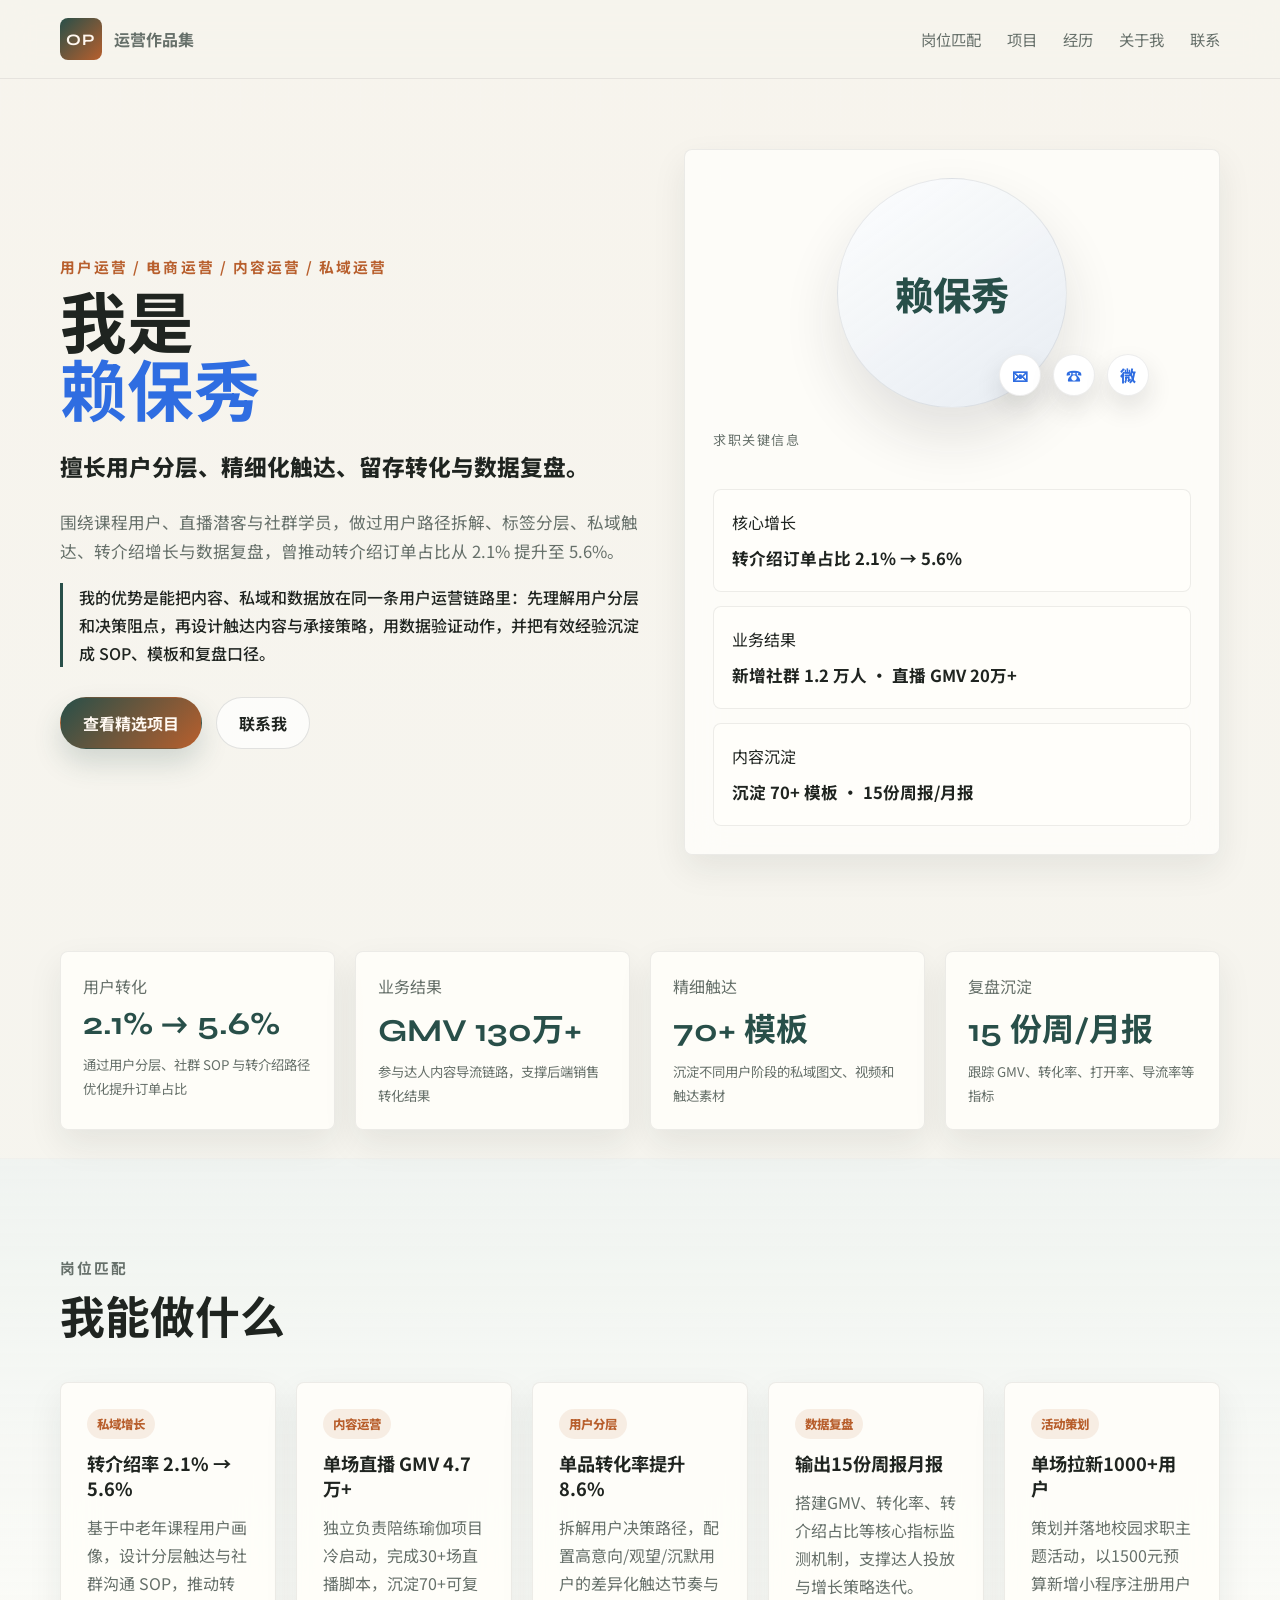
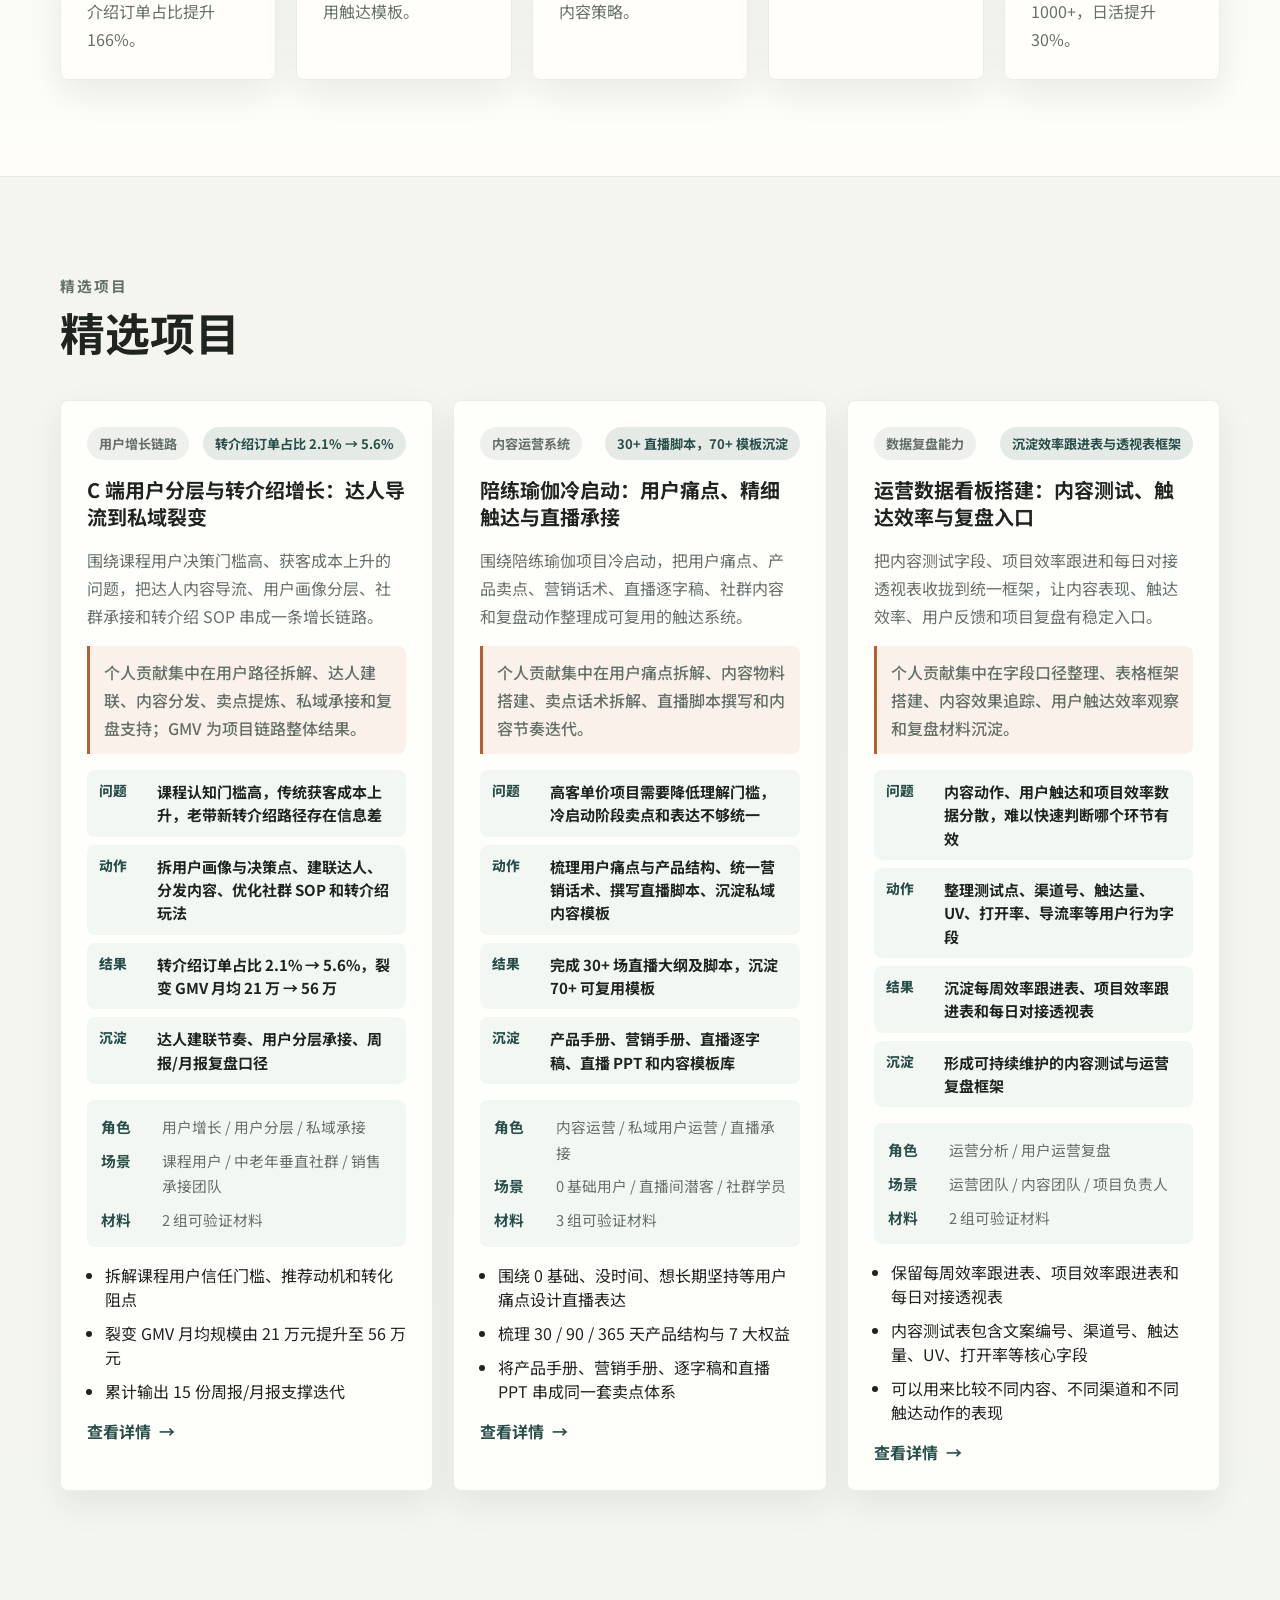
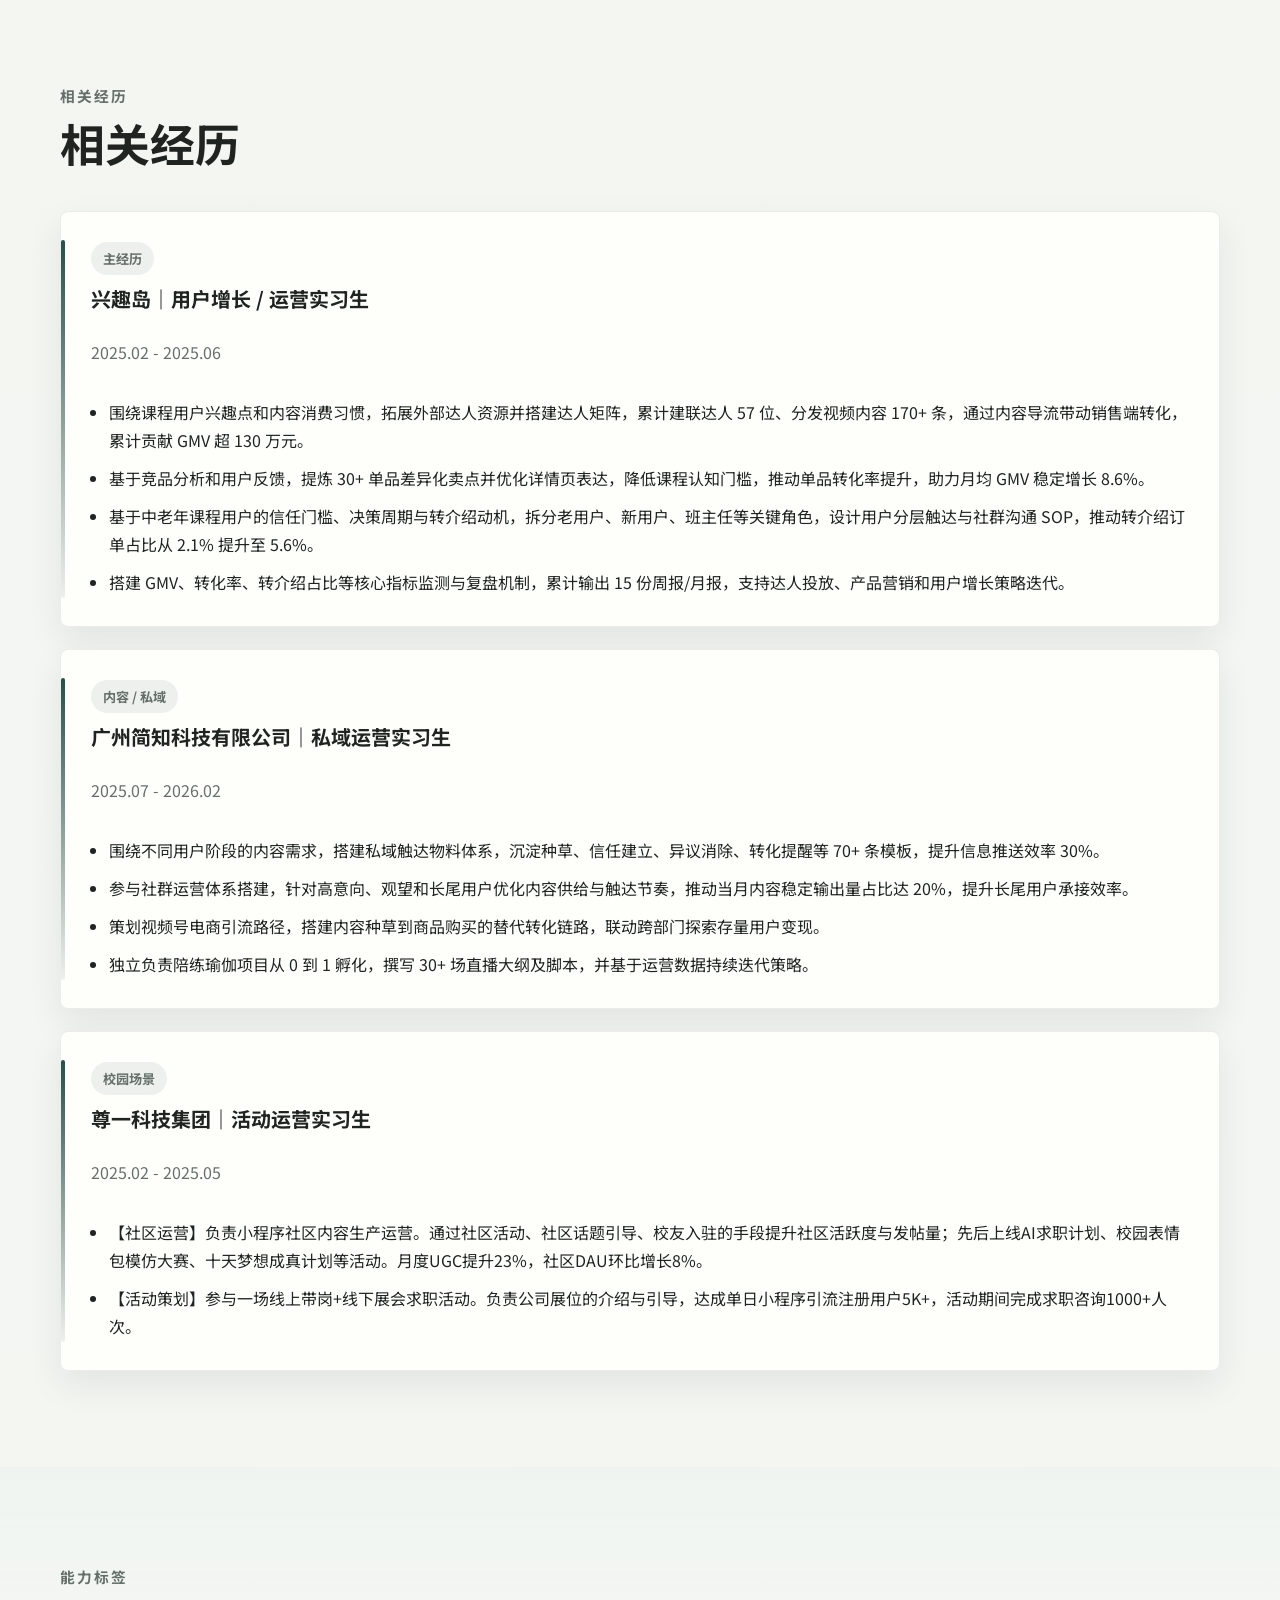
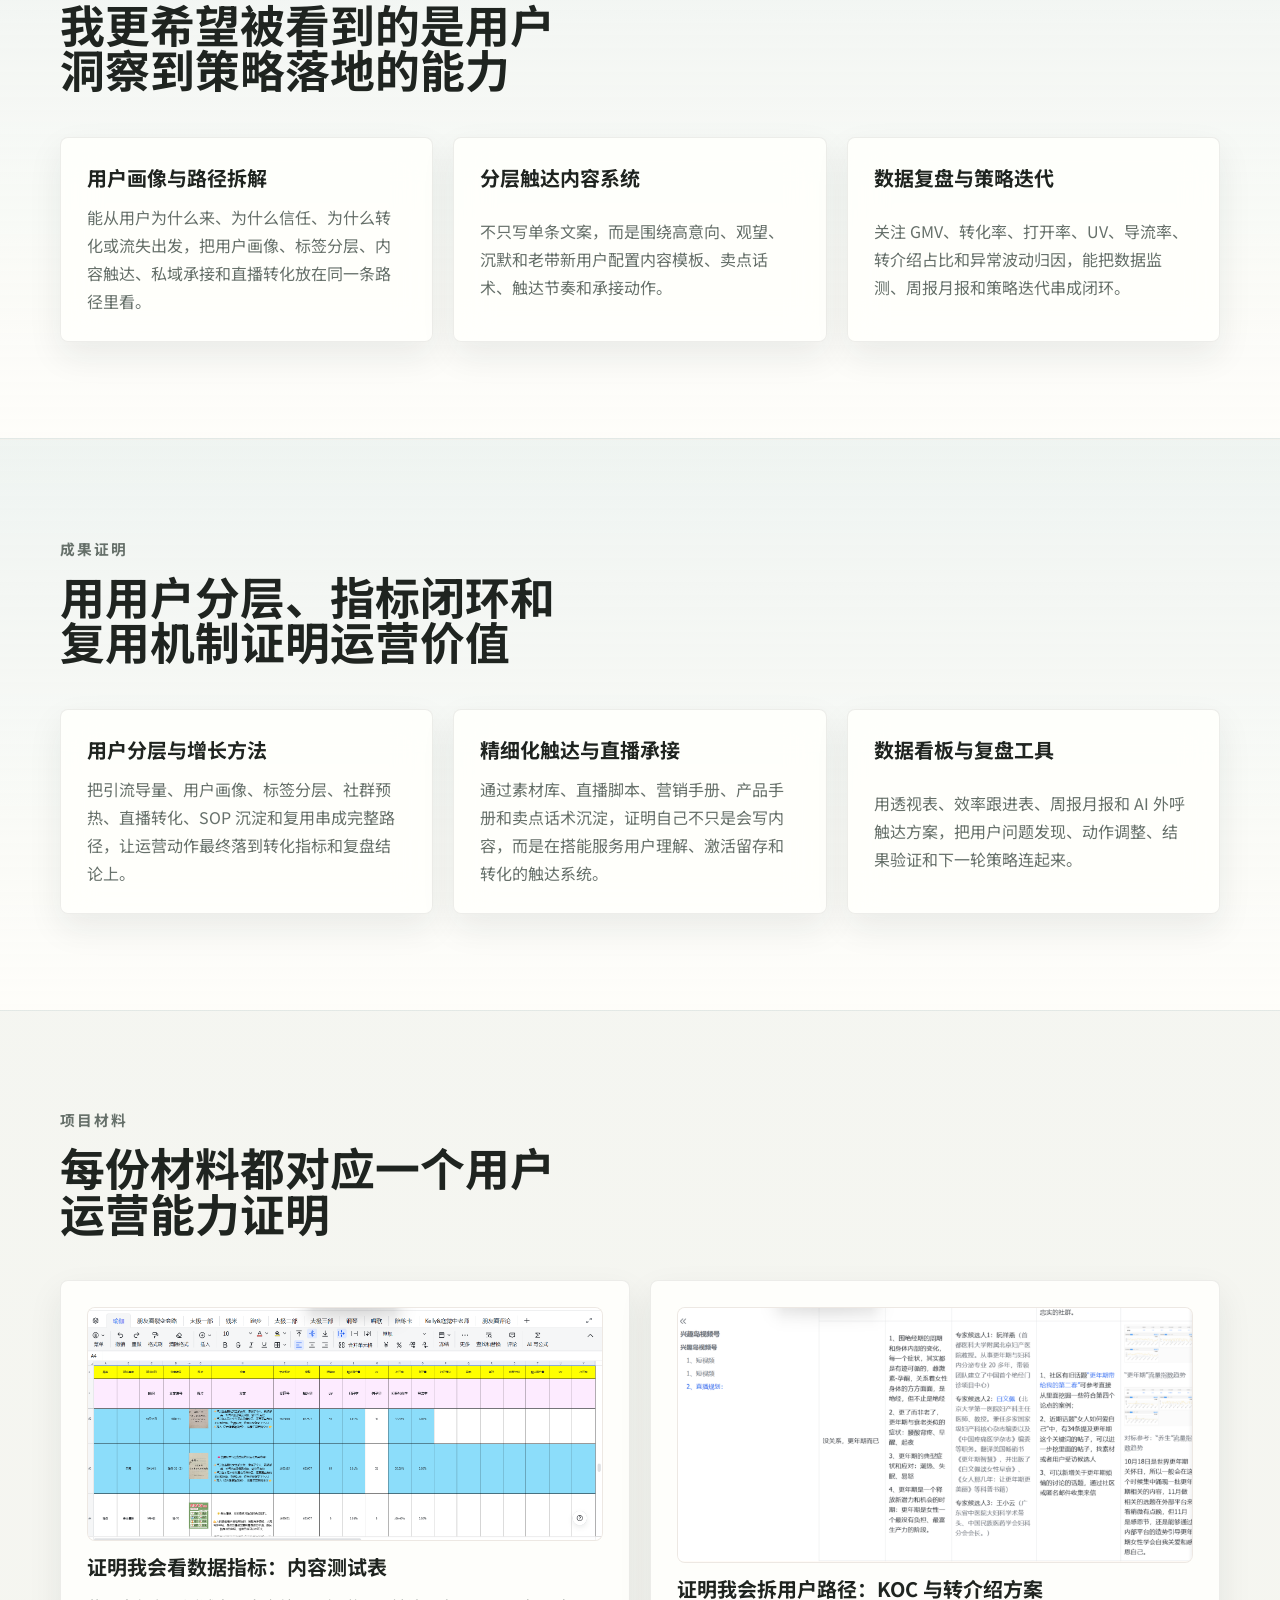
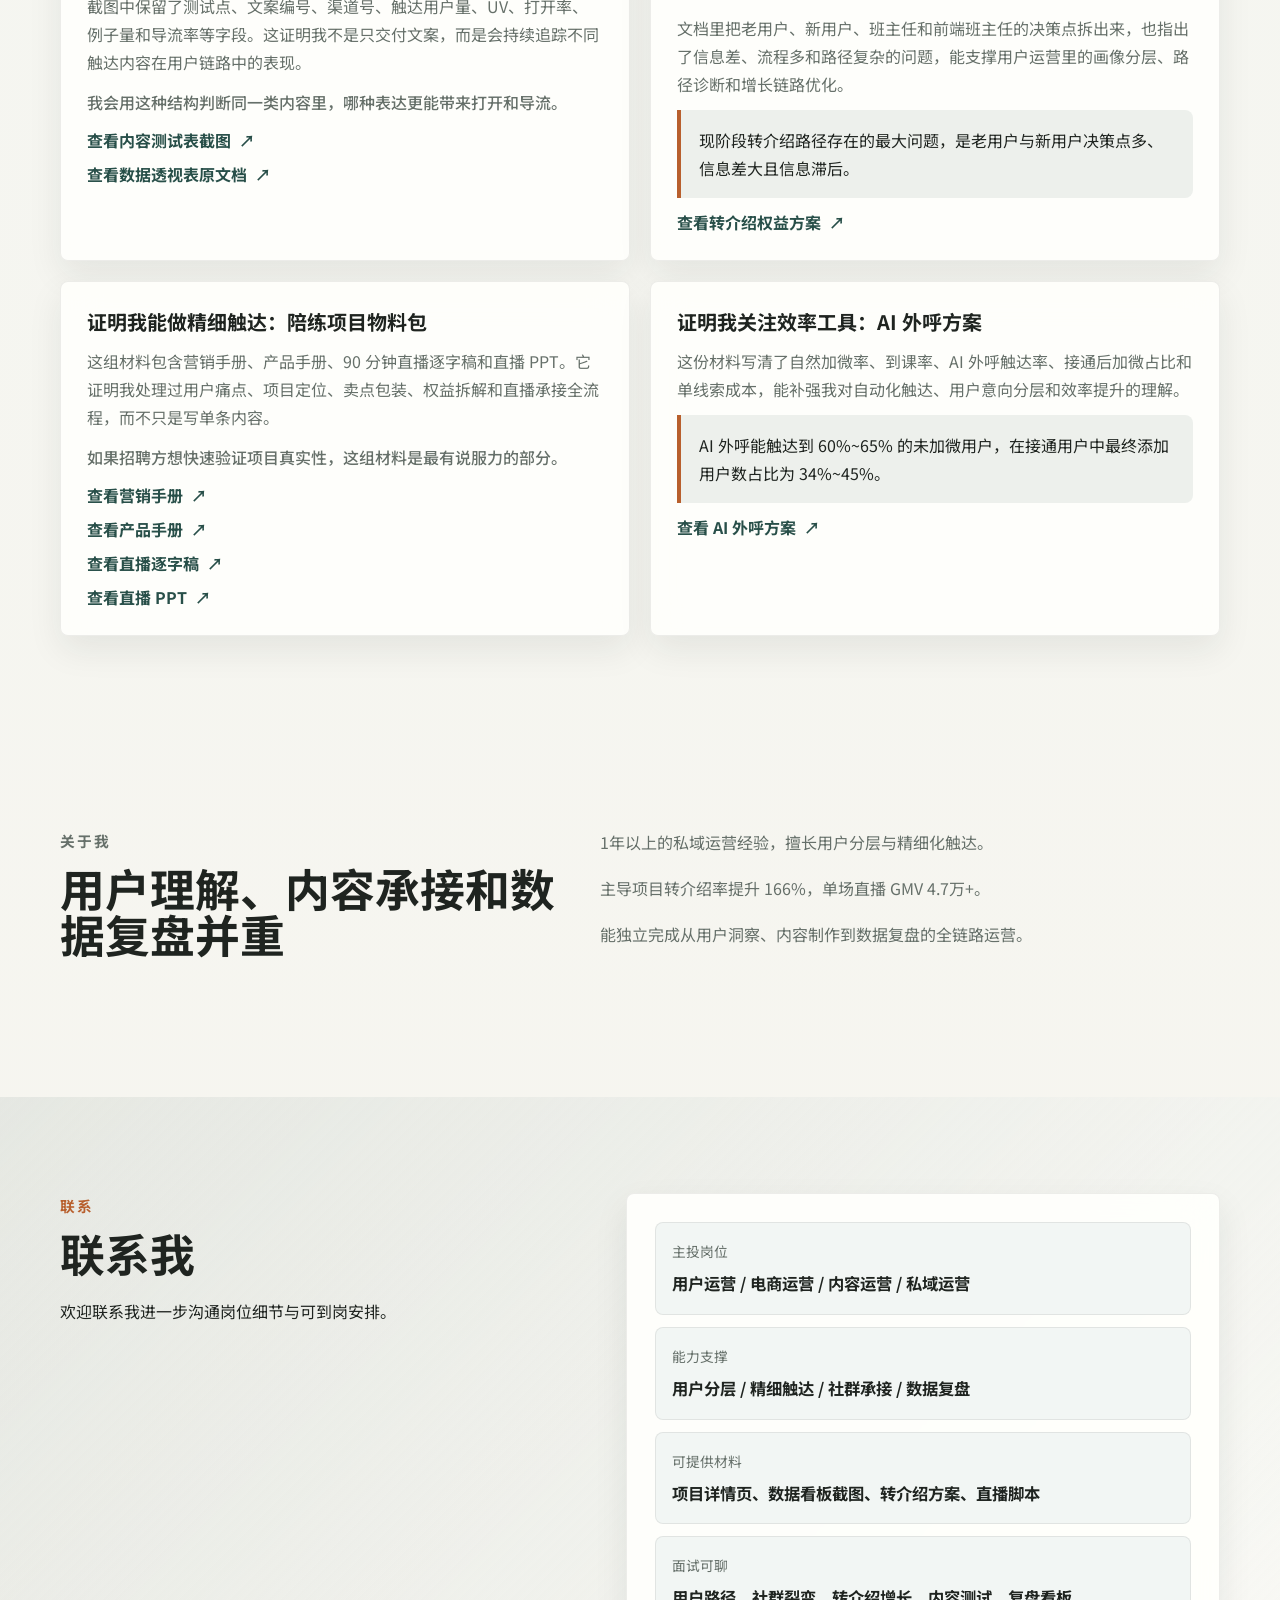
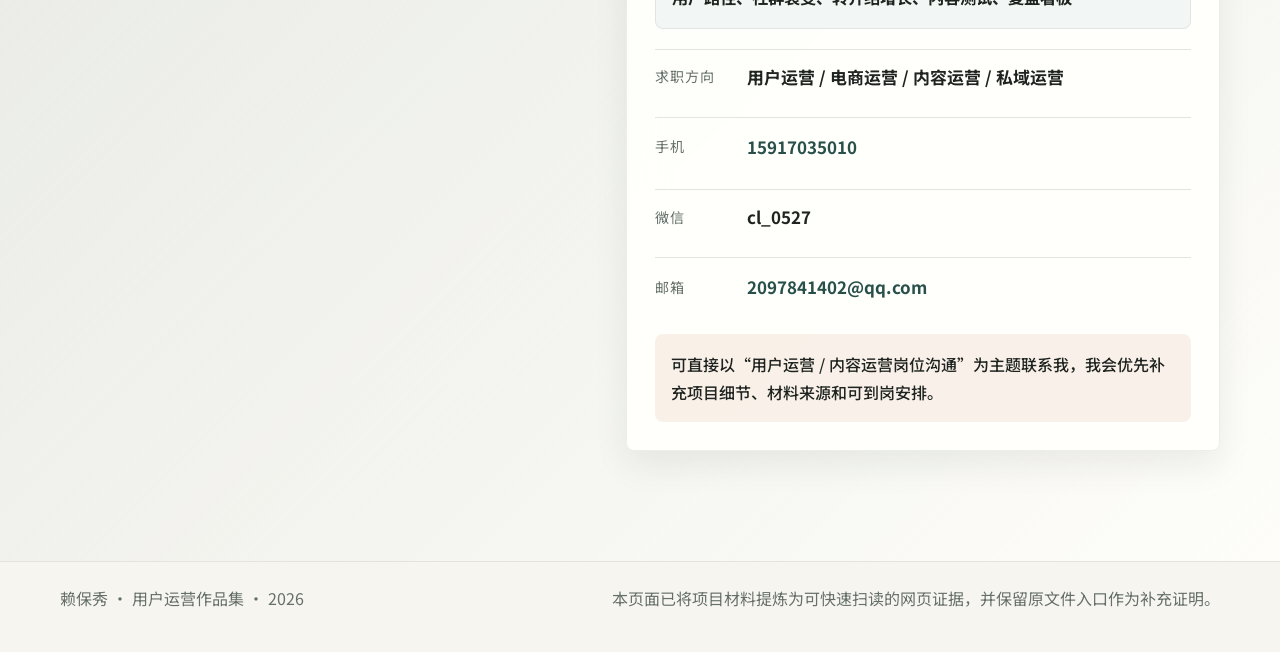
<file: index.html>
<!DOCTYPE html>
<html lang="zh-CN">
  <head>
    <meta charset="UTF-8" />
    <meta name="viewport" content="width=device-width, initial-scale=1.0" />
    <title>赖保秀 | 用户运营 · 电商运营 · 内容运营</title>
    <meta
      name="description"
      content="赖保秀的用户运营作品集，聚焦用户分层、精细化触达、留存转化与数据复盘。"
    />
    <link rel="preconnect" href="https://fonts.googleapis.com" />
    <link rel="preconnect" href="https://fonts.gstatic.com" crossorigin />
    <link
      href="https://fonts.googleapis.com/css2?family=Noto+Sans+SC:wght@400;500;700;800&family=Syne:wght@500;700;800&display=swap"
      rel="stylesheet"
    />
    <link rel="stylesheet" href="styles.css?v=hr-ready-20260524" />
    <!-- 百度统计 -->
    <script>
    var _hmt = _hmt || [];
    (function() {
      var hm = document.createElement("script");
      hm.src = "https://hm.baidu.com/hm.js?dc48ac30e2d5bfc81ef30f012955cf10";
      var s = document.getElementsByTagName("script")[0];
      s.parentNode.insertBefore(hm, s);
    })();
    </script>
  </head>
  <body class="home-page" id="top">
    <div class="site-shell">
      <header class="site-header">
        <div class="container header-inner">
          <a class="brand" href="#top" aria-label="返回首页">
            <span class="brand-mark">OP</span>
            <span class="brand-text">运营作品集</span>
          </a>
          <nav class="site-nav" aria-label="主导航">
            <a href="#fit">岗位匹配</a>
            <a href="#projects">项目</a>
            <a href="#experience">经历</a>
            <a href="#about">关于我</a>
            <a href="#contact">联系</a>
          </nav>
        </div>
      </header>

      <main>
        <section class="hero section">
          <div class="container hero-grid">
            <div class="hero-copy" data-reveal>
              <p class="eyebrow" id="hero-role"></p>
              <h1 id="hero-title"></h1>
              <p class="hero-summary" id="hero-summary"></p>
              <p class="hero-difference" id="hero-difference"></p>
              <div class="hero-actions">
                <a class="button button-primary" href="#projects" id="hero-primary-cta"></a>
                <a class="button button-secondary" href="#contact" id="hero-secondary-cta"></a>
              </div>
            </div>

            <aside class="hero-panel personal-panel" data-reveal>
              <div class="personal-visual" aria-label="赖保秀个人信息">
                <div class="personal-avatar" id="personal-avatar">赖保秀</div>
                <div class="personal-contact-icons" aria-label="快捷联系方式">
                  <a href="mailto:2097841402@qq.com" aria-label="发送邮件">✉</a>
                  <a href="tel:15917035010" aria-label="拨打电话">☎</a>
                  <a href="#contact" aria-label="查看微信">微</a>
                </div>
              </div>
              <p class="panel-label">求职关键信息</p>
              <div class="panel-stack">
                <div class="panel-card">
                  <span>核心增长</span>
                  <strong id="panel-target"></strong>
                </div>
                <div class="panel-card">
                  <span>业务结果</span>
                  <strong id="panel-focus"></strong>
                </div>
                <div class="panel-card">
                  <span>内容沉淀</span>
                  <strong id="panel-method"></strong>
                </div>
              </div>
            </aside>
          </div>
        </section>

        <section class="proof-strip section-tight">
          <div class="container">
            <div class="proof-grid" id="proof-grid"></div>
          </div>
        </section>

        <section class="section section-alt" id="fit">
          <div class="container">
            <div class="section-heading" data-reveal>
              <p class="eyebrow">岗位匹配</p>
              <h2>我能做什么</h2>
            </div>
            <div class="fit-grid" id="fit-grid"></div>
          </div>
        </section>

        <section class="section" id="projects">
          <div class="container">
            <div class="section-heading" data-reveal>
              <p class="eyebrow">精选项目</p>
              <h2>精选项目</h2>
            </div>
            <div class="project-grid" id="project-grid"></div>
          </div>
        </section>

        <section class="section" id="experience">
          <div class="container">
            <div class="section-heading" data-reveal>
              <p class="eyebrow">相关经历</p>
              <h2>相关经历</h2>
            </div>
            <div class="timeline" id="experience-list"></div>
          </div>
        </section>

        <section class="section section-alt" id="capabilities">
          <div class="container">
            <div class="section-heading" data-reveal>
              <p class="eyebrow">能力标签</p>
              <h2>我更希望被看到的是用户洞察到策略落地的能力</h2>
            </div>
            <div class="capability-grid" id="capability-grid"></div>
          </div>
        </section>

        <section class="section section-alt" id="evidence">
          <div class="container">
            <div class="section-heading" data-reveal>
              <p class="eyebrow">成果证明</p>
              <h2>用用户分层、指标闭环和复用机制证明运营价值</h2>
            </div>
            <div class="evidence-grid" id="evidence-grid"></div>
          </div>
        </section>

        <section class="section" id="materials">
          <div class="container">
            <div class="section-heading" data-reveal>
              <p class="eyebrow">项目材料</p>
              <h2>每份材料都对应一个用户运营能力证明</h2>
            </div>
            <div class="artifact-grid" id="material-grid"></div>
          </div>
        </section>

        <section class="section" id="about">
          <div class="container about-grid">
            <div class="section-heading" data-reveal>
              <p class="eyebrow">关于我</p>
              <h2>用户理解、内容承接和数据复盘并重</h2>
            </div>
            <div class="about-copy" id="about-copy" data-reveal></div>
          </div>
        </section>

        <section class="section contact-section" id="contact">
          <div class="container contact-grid">
            <div class="contact-copy" data-reveal>
              <p class="eyebrow">联系</p>
              <h2>联系我</h2>
              <p id="contact-intro"></p>
            </div>
            <div class="contact-card" data-reveal>
              <div class="contact-list" id="contact-list"></div>
            </div>
          </div>
        </section>
      </main>

      <footer class="site-footer">
        <div class="container footer-inner">
          <p>赖保秀 · 用户运营作品集 · 2026</p>
          <p id="footer-note"></p>
        </div>
      </footer>
    </div>

    <script src="data.js?v=hr-ready-20260524"></script>
    <script src="site.js?v=hr-ready-20260524"></script>
  </body>
</html>
</file>
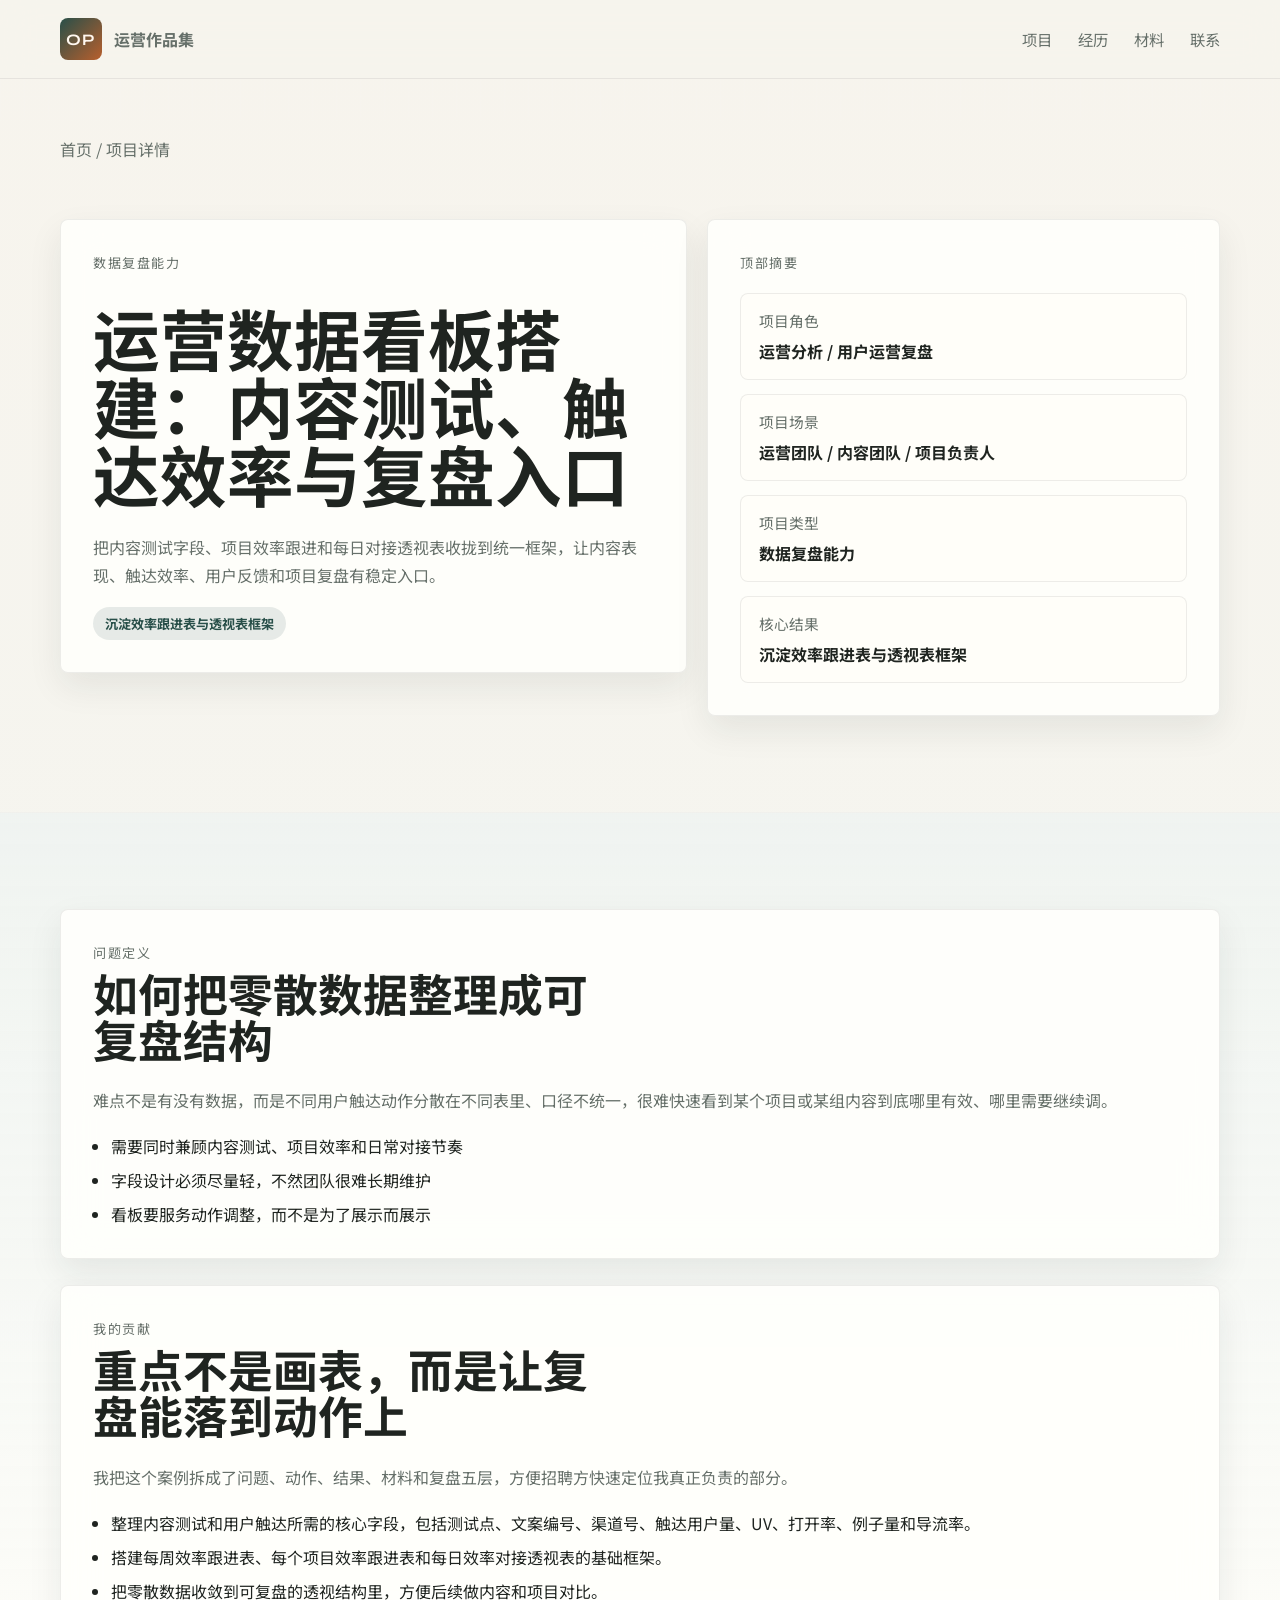
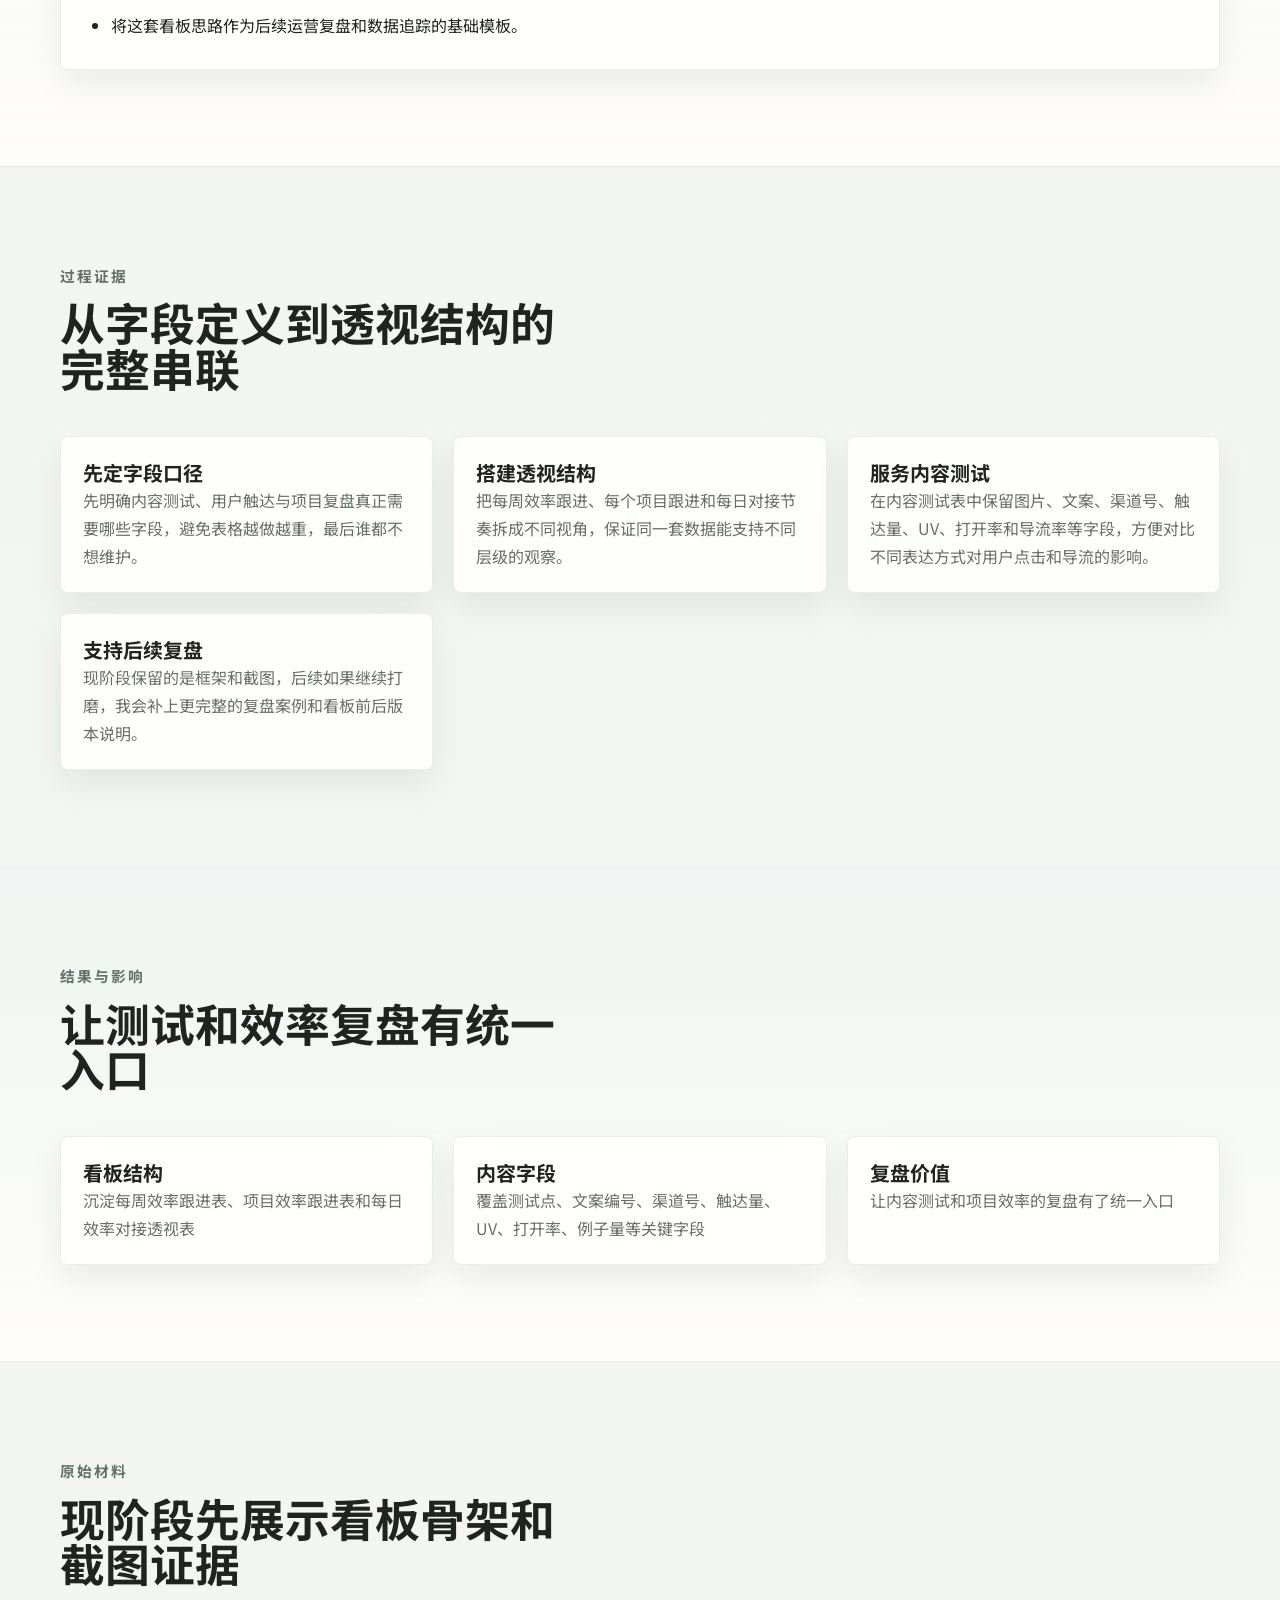
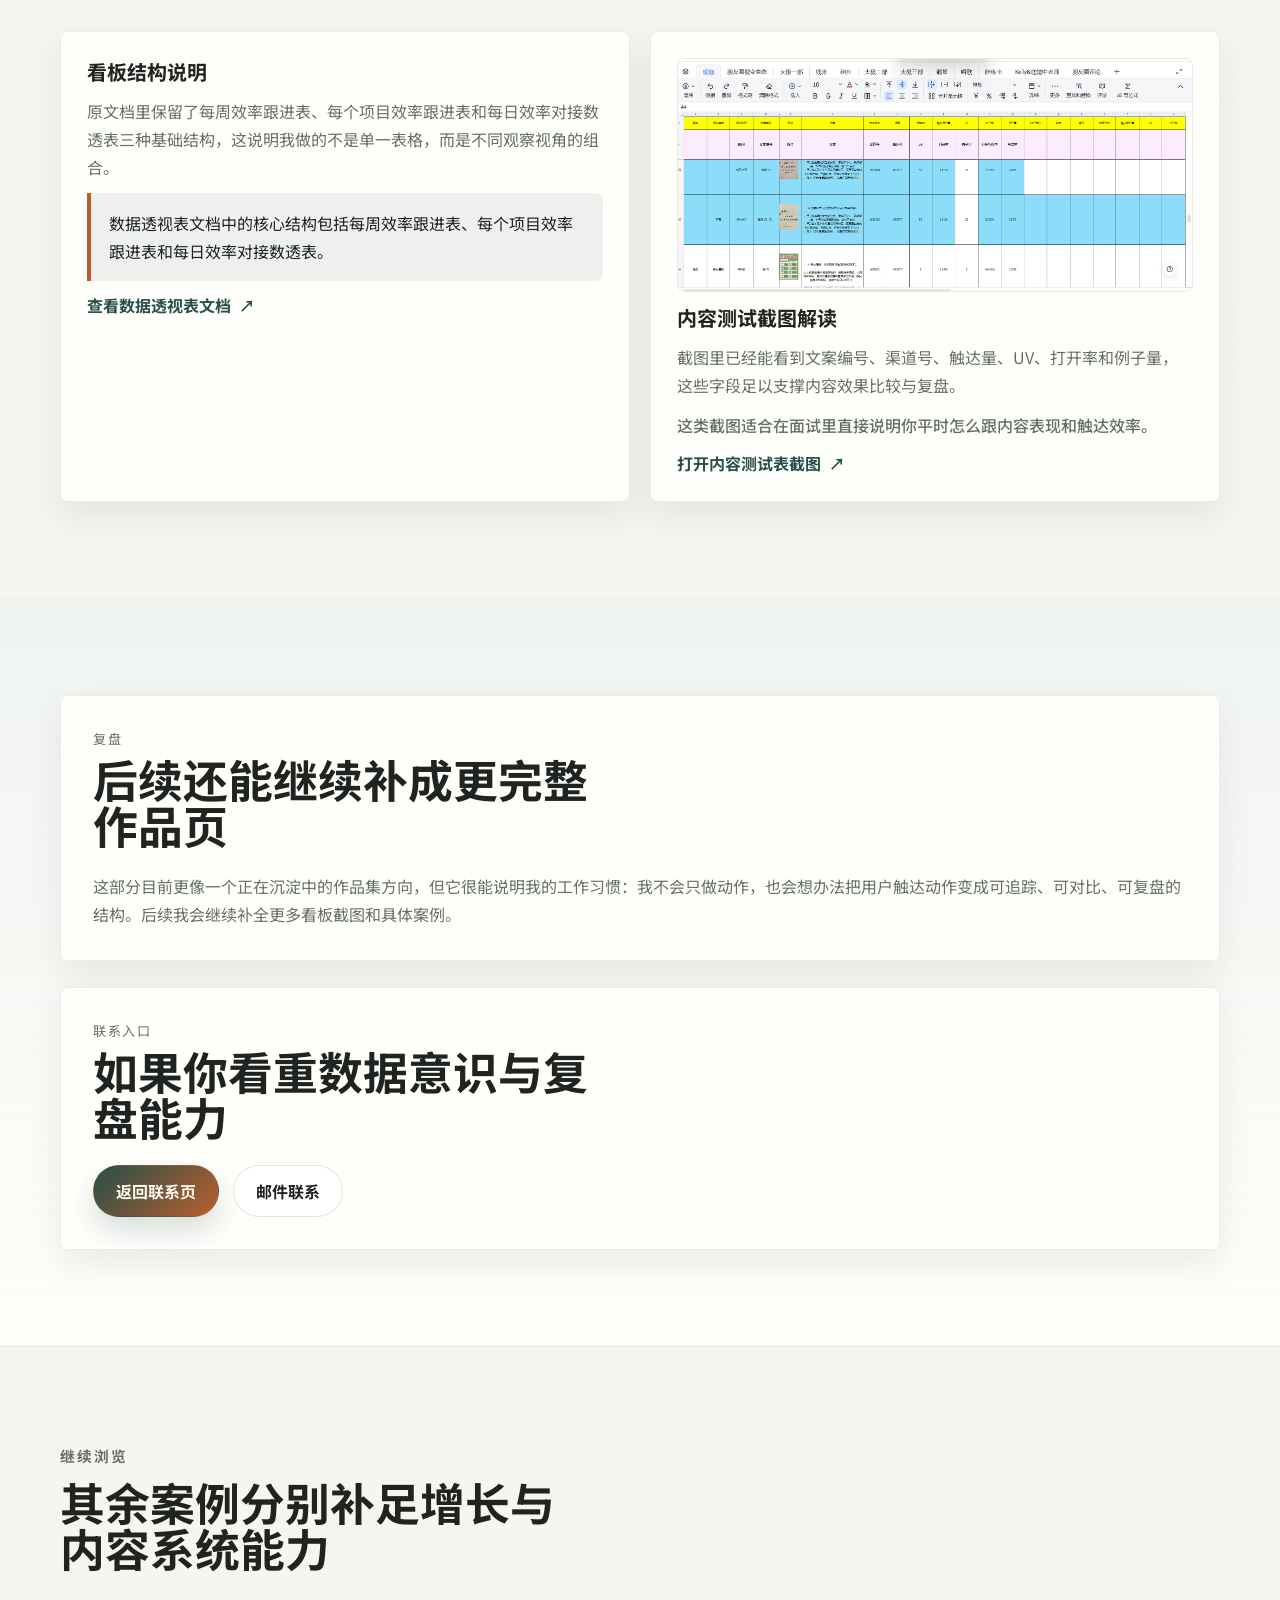
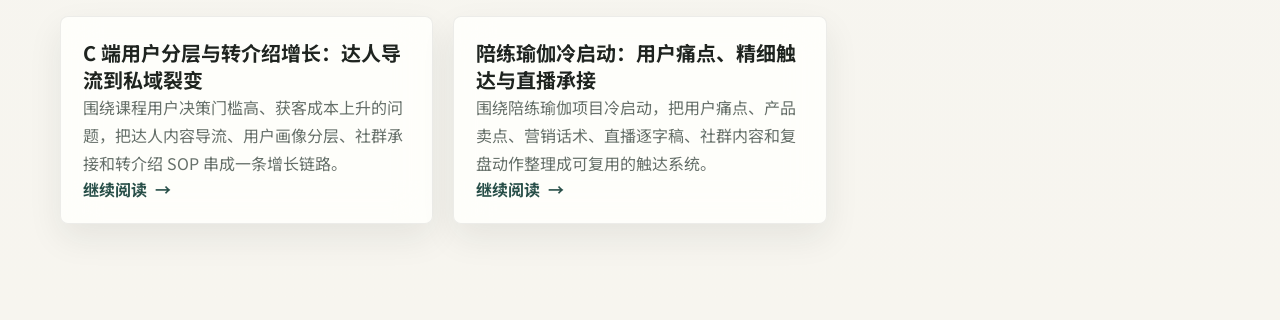
<file: projects/campus-dashboard/index.html>
<!DOCTYPE html>
<html lang="zh-CN">
  <head>
    <meta charset="UTF-8" />
    <meta name="viewport" content="width=device-width, initial-scale=1.0" />
    <title>项目详情</title>
    <link rel="preconnect" href="https://fonts.googleapis.com" />
    <link rel="preconnect" href="https://fonts.gstatic.com" crossorigin />
    <link
      href="https://fonts.googleapis.com/css2?family=Noto+Sans+SC:wght@400;500;700;800&family=Syne:wght@500;700;800&display=swap"
      rel="stylesheet"
    />
    <link rel="stylesheet" href="../../styles.css" />
  </head>
  <body class="project-page" data-project="campus-dashboard">
    <div class="site-shell">
      <header class="site-header">
        <div class="container header-inner">
          <a class="brand" href="../../index.html" aria-label="返回首页">
            <span class="brand-mark">OP</span>
            <span class="brand-text">运营作品集</span>
          </a>
          <nav class="site-nav" aria-label="项目导航">
            <a href="../../index.html#projects">项目</a>
            <a href="../../index.html#experience">经历</a>
            <a href="../../index.html#materials">材料</a>
            <a href="../../index.html#contact">联系</a>
          </nav>
        </div>
      </header>

      <main>
        <section class="page-header">
          <div class="container">
            <p class="breadcrumbs"><a href="../../index.html">首页</a> / 项目详情</p>
          </div>
        </section>

        <section class="section" style="padding-top: 12px">
          <div class="container summary-grid">
            <div class="project-summary-card" data-reveal>
              <div class="project-summary-head">
                <p class="summary-kicker" id="project-type"></p>
                <h1 id="project-title"></h1>
                <p class="project-section-intro" id="project-summary"></p>
                <span class="result-badge" id="project-badge"></span>
              </div>
            </div>
            <aside class="project-summary-card" data-reveal>
              <p class="summary-kicker">顶部摘要</p>
              <div class="summary-metrics" id="summary-metrics"></div>
            </aside>
          </div>
        </section>

        <section class="section section-alt">
          <div class="container project-layout">
            <article class="project-detail-card" data-reveal>
              <div class="project-section-head">
                <p class="summary-kicker">问题定义</p>
                <h2>如何把零散数据整理成可复盘结构</h2>
              </div>
              <p class="project-detail-copy" id="challenge-copy"></p>
              <ul class="detail-list" id="constraint-list"></ul>
            </article>

            <article class="project-detail-card" data-reveal>
              <div class="project-section-head">
                <p class="summary-kicker">我的贡献</p>
                <h2>重点不是画表，而是让复盘能落到动作上</h2>
              </div>
              <p class="project-section-intro" id="project-intro"></p>
              <ul class="detail-list" id="contribution-list"></ul>
            </article>
          </div>
        </section>

        <section class="section">
          <div class="container">
            <div class="section-heading" data-reveal>
              <p class="eyebrow">过程证据</p>
              <h2>从字段定义到透视结构的完整串联</h2>
            </div>
            <div class="process-grid" id="process-grid"></div>
          </div>
        </section>

        <section class="section section-alt">
          <div class="container">
            <div class="section-heading" data-reveal>
              <p class="eyebrow">结果与影响</p>
              <h2>让测试和效率复盘有统一入口</h2>
            </div>
            <div class="outcome-grid" id="outcome-grid"></div>
          </div>
        </section>

        <section class="section">
          <div class="container">
            <div class="section-heading" data-reveal>
              <p class="eyebrow">原始材料</p>
              <h2>现阶段先展示看板骨架和截图证据</h2>
            </div>
            <div class="artifact-grid" id="project-artifact-grid"></div>
          </div>
        </section>

        <section class="section section-alt">
          <div class="container project-layout">
            <article class="project-detail-card" data-reveal>
              <div class="project-section-head">
                <p class="summary-kicker">复盘</p>
                <h2>后续还能继续补成更完整作品页</h2>
              </div>
              <p class="project-detail-copy" id="project-reflection"></p>
            </article>

            <article class="project-detail-card" data-reveal>
              <div class="project-section-head">
                <p class="summary-kicker">联系入口</p>
                <h2>如果你看重数据意识与复盘能力</h2>
              </div>
              <div class="project-cta">
                <a class="button button-primary" href="../../index.html#contact">返回联系页</a>
                <a class="button button-secondary" id="project-contact-email">邮件联系</a>
              </div>
            </article>
          </div>
        </section>

        <section class="section">
          <div class="container">
            <div class="section-heading" data-reveal>
              <p class="eyebrow">继续浏览</p>
              <h2>其余案例分别补足增长与内容系统能力</h2>
            </div>
            <div class="related-grid" id="related-grid"></div>
          </div>
        </section>
      </main>
    </div>

    <script src="../../data.js"></script>
    <script src="../../site.js"></script>
  </body>
</html>
</file>
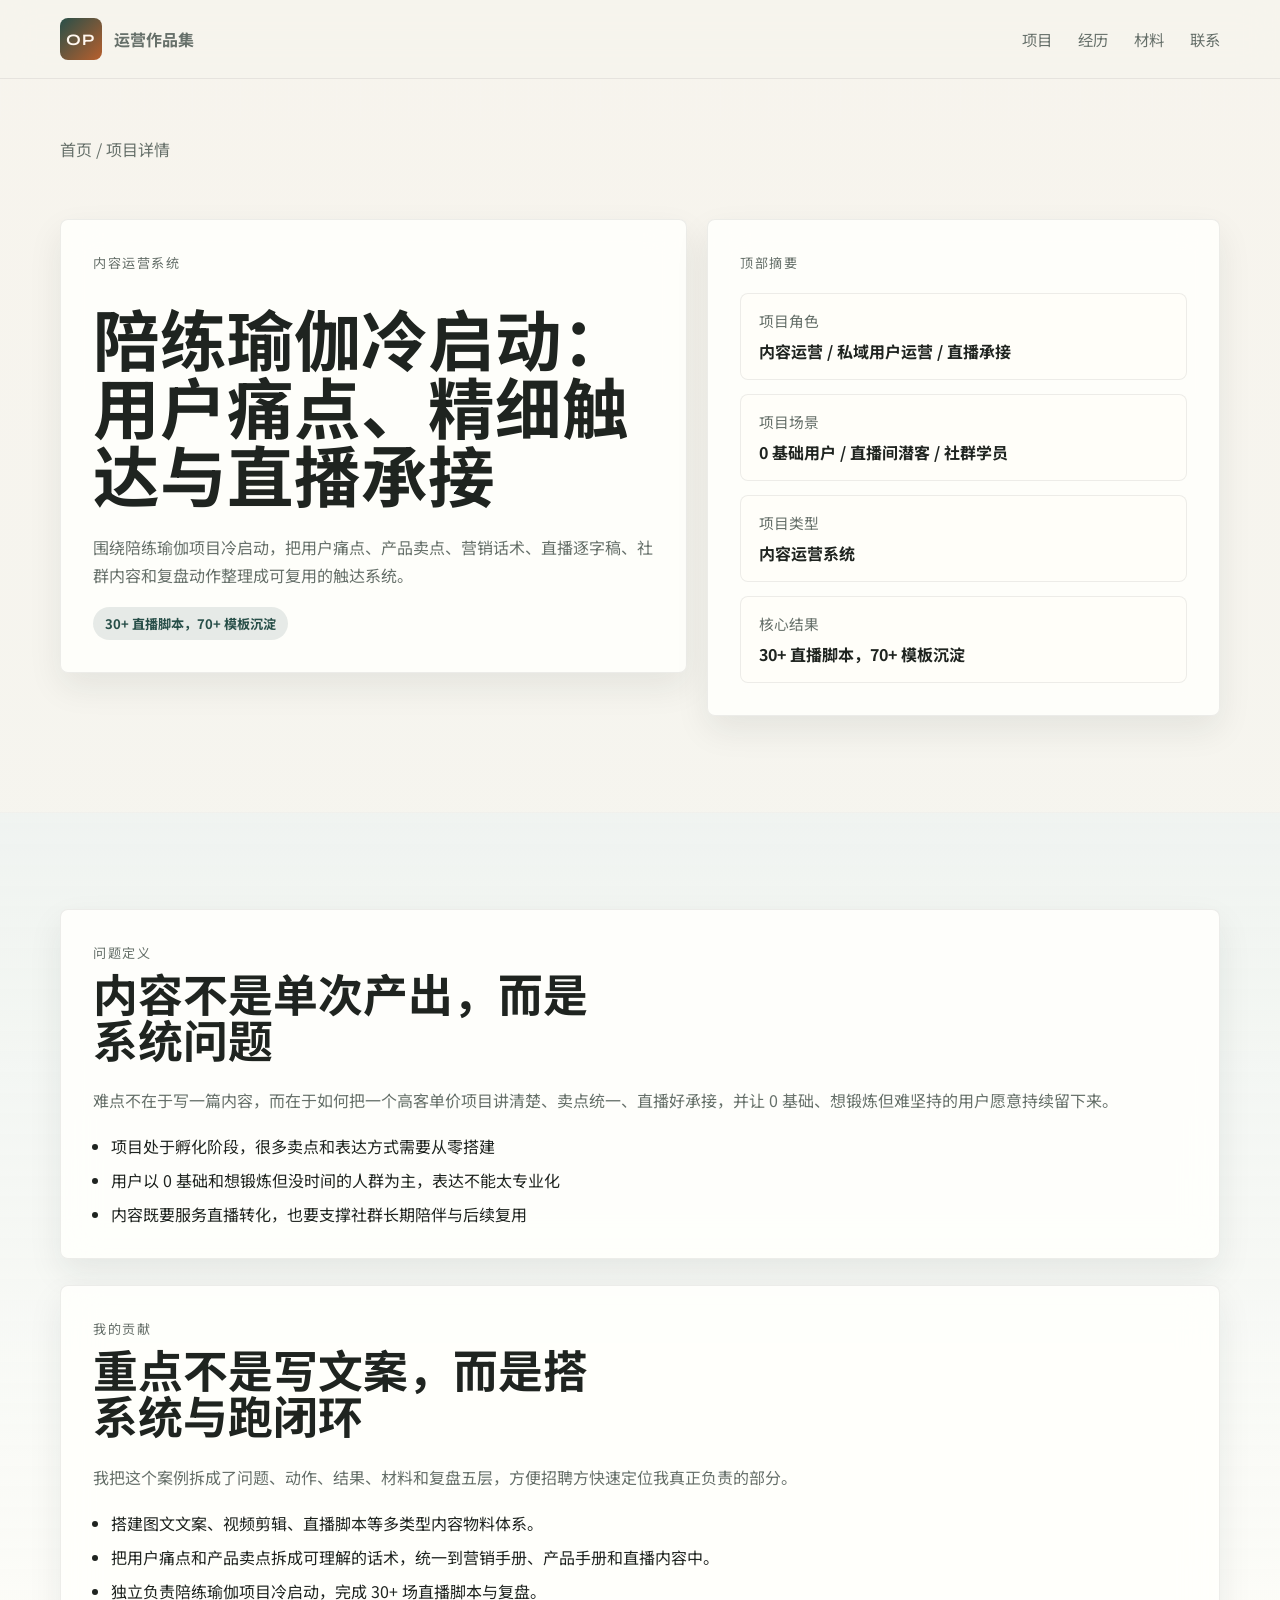
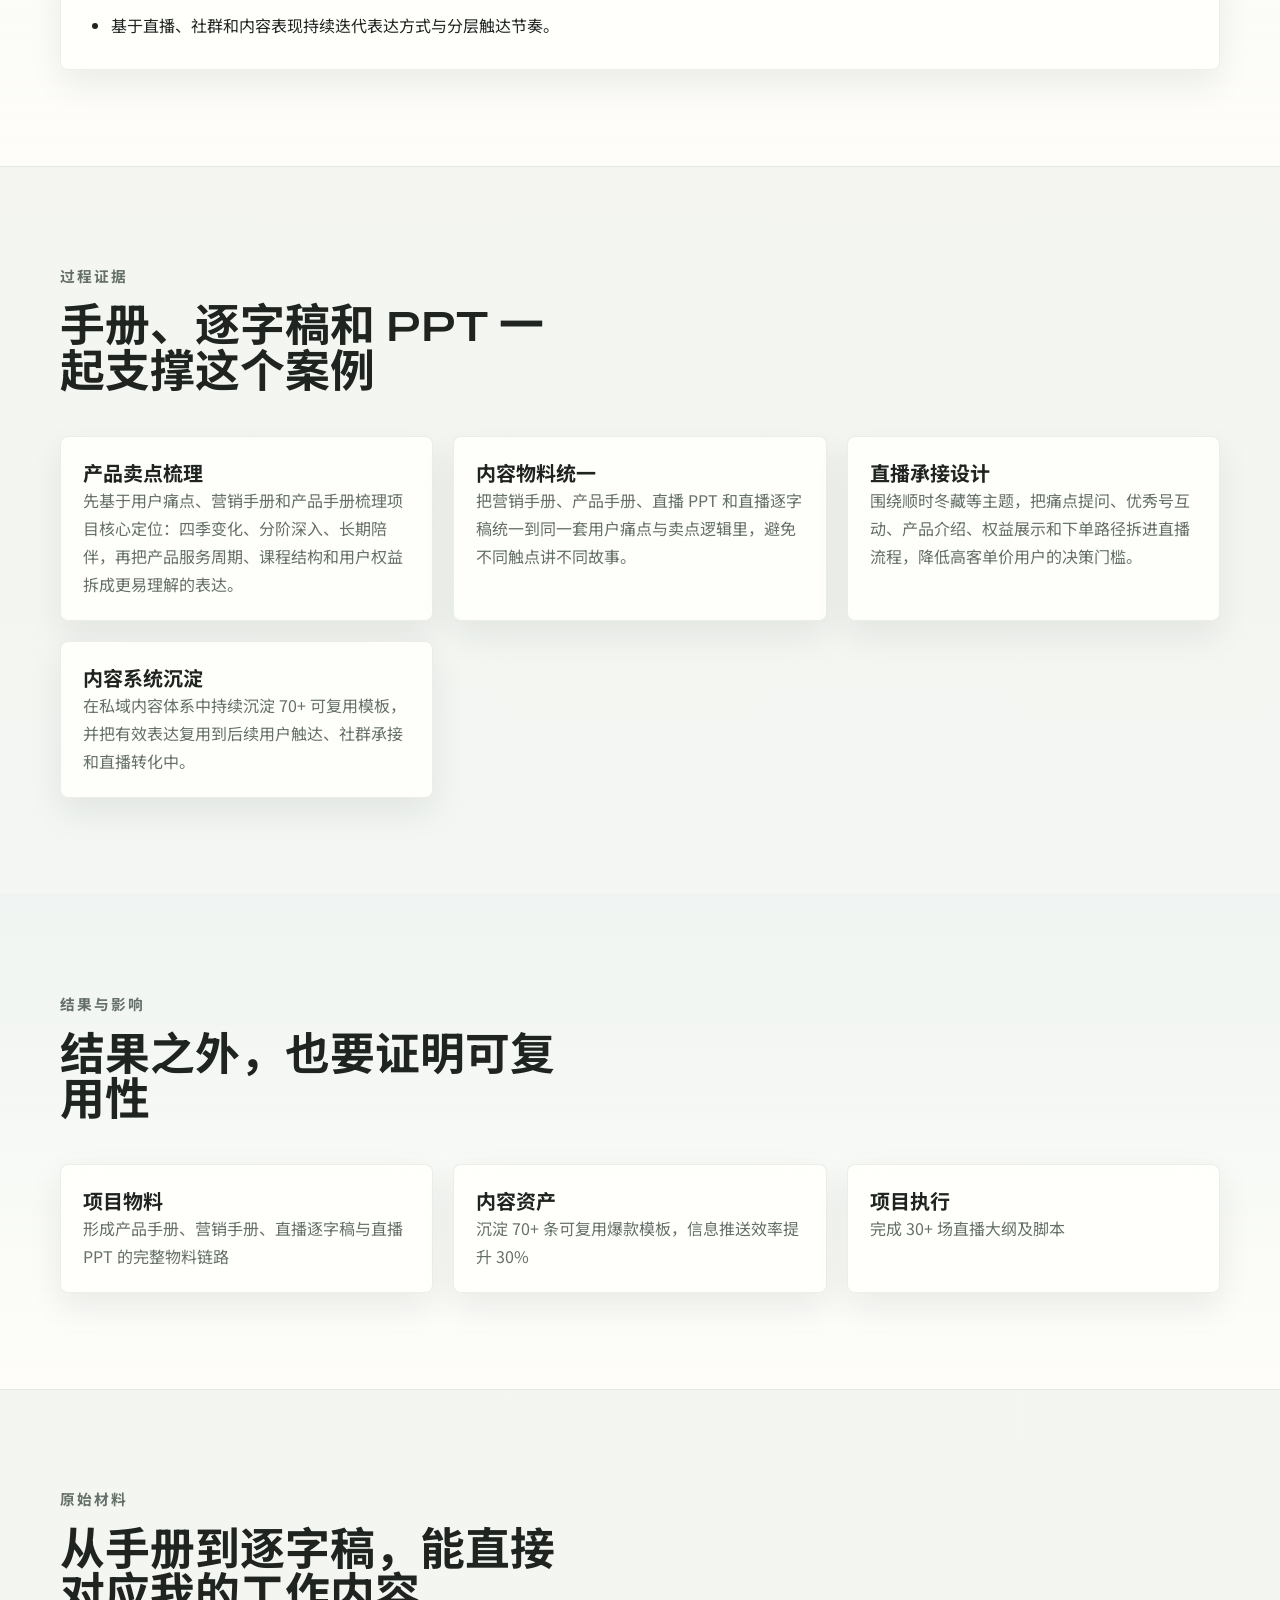
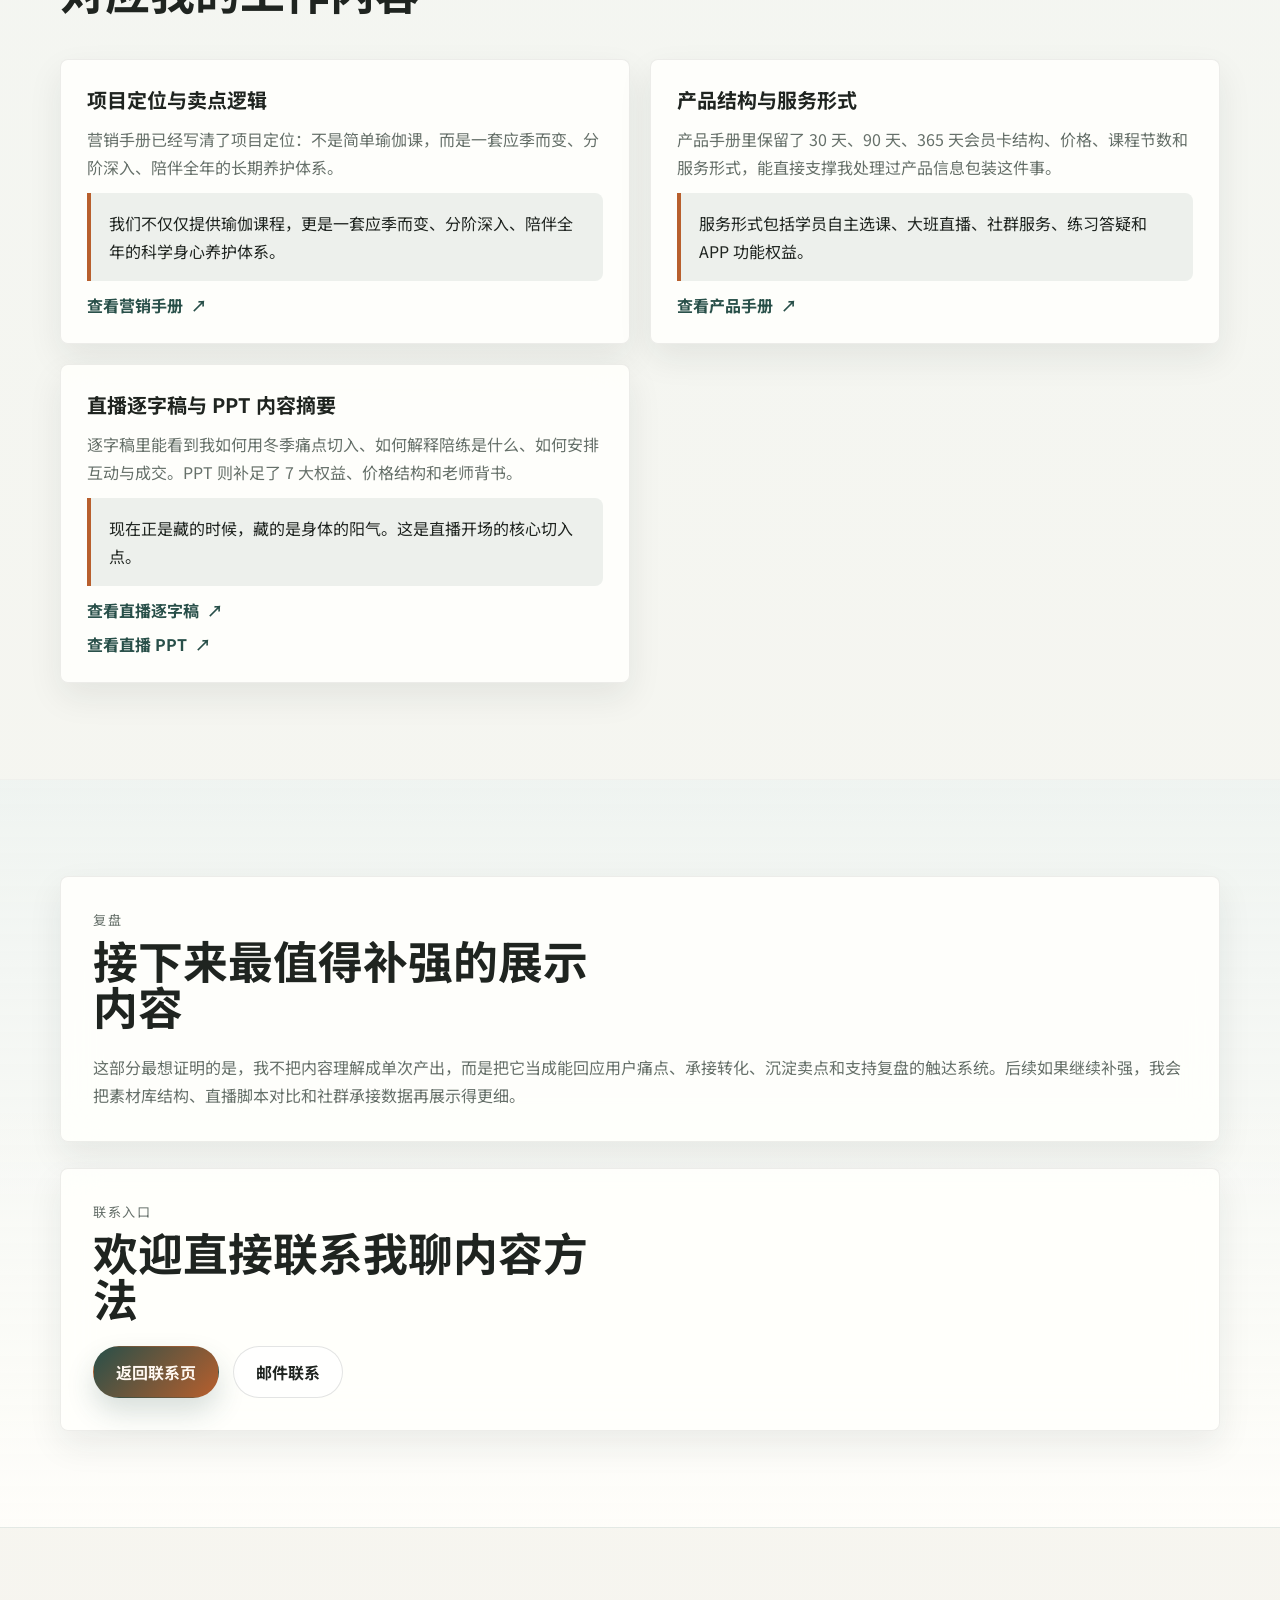
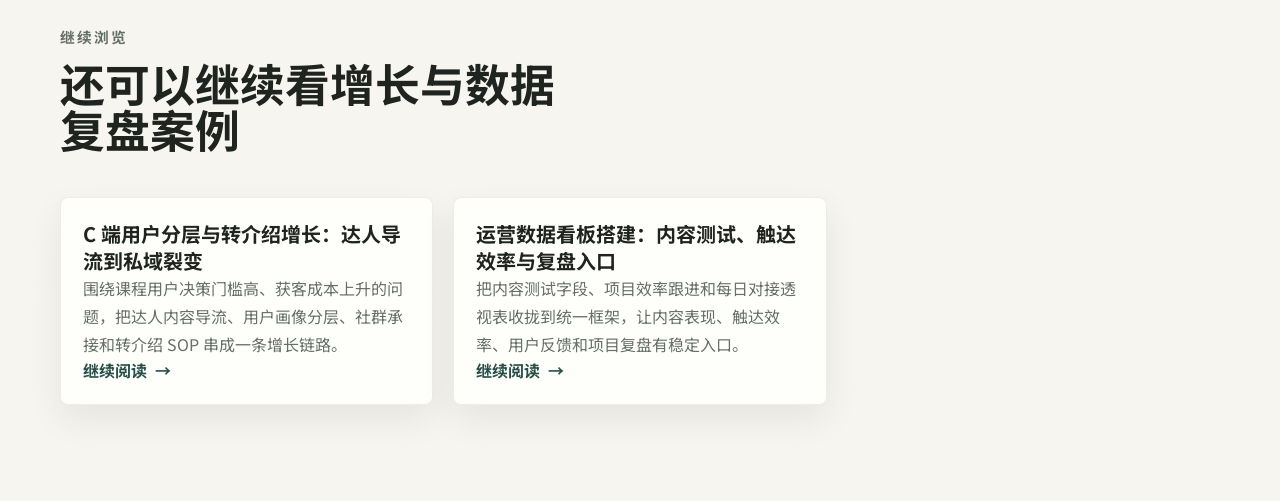
<file: projects/content-system/index.html>
<!DOCTYPE html>
<html lang="zh-CN">
  <head>
    <meta charset="UTF-8" />
    <meta name="viewport" content="width=device-width, initial-scale=1.0" />
    <title>项目详情</title>
    <link rel="preconnect" href="https://fonts.googleapis.com" />
    <link rel="preconnect" href="https://fonts.gstatic.com" crossorigin />
    <link
      href="https://fonts.googleapis.com/css2?family=Noto+Sans+SC:wght@400;500;700;800&family=Syne:wght@500;700;800&display=swap"
      rel="stylesheet"
    />
    <link rel="stylesheet" href="../../styles.css" />
  </head>
  <body class="project-page" data-project="content-system">
    <div class="site-shell">
      <header class="site-header">
        <div class="container header-inner">
          <a class="brand" href="../../index.html" aria-label="返回首页">
            <span class="brand-mark">OP</span>
            <span class="brand-text">运营作品集</span>
          </a>
          <nav class="site-nav" aria-label="项目导航">
            <a href="../../index.html#projects">项目</a>
            <a href="../../index.html#experience">经历</a>
            <a href="../../index.html#materials">材料</a>
            <a href="../../index.html#contact">联系</a>
          </nav>
        </div>
      </header>

      <main>
        <section class="page-header">
          <div class="container">
            <p class="breadcrumbs"><a href="../../index.html">首页</a> / 项目详情</p>
          </div>
        </section>

        <section class="section" style="padding-top: 12px">
          <div class="container summary-grid">
            <div class="project-summary-card" data-reveal>
              <div class="project-summary-head">
                <p class="summary-kicker" id="project-type"></p>
                <h1 id="project-title"></h1>
                <p class="project-section-intro" id="project-summary"></p>
                <span class="result-badge" id="project-badge"></span>
              </div>
            </div>
            <aside class="project-summary-card" data-reveal>
              <p class="summary-kicker">顶部摘要</p>
              <div class="summary-metrics" id="summary-metrics"></div>
            </aside>
          </div>
        </section>

        <section class="section section-alt">
          <div class="container project-layout">
            <article class="project-detail-card" data-reveal>
              <div class="project-section-head">
                <p class="summary-kicker">问题定义</p>
                <h2>内容不是单次产出，而是系统问题</h2>
              </div>
              <p class="project-detail-copy" id="challenge-copy"></p>
              <ul class="detail-list" id="constraint-list"></ul>
            </article>

            <article class="project-detail-card" data-reveal>
              <div class="project-section-head">
                <p class="summary-kicker">我的贡献</p>
                <h2>重点不是写文案，而是搭系统与跑闭环</h2>
              </div>
              <p class="project-section-intro" id="project-intro"></p>
              <ul class="detail-list" id="contribution-list"></ul>
            </article>
          </div>
        </section>

        <section class="section">
          <div class="container">
            <div class="section-heading" data-reveal>
              <p class="eyebrow">过程证据</p>
              <h2>手册、逐字稿和 PPT 一起支撑这个案例</h2>
            </div>
            <div class="process-grid" id="process-grid"></div>
          </div>
        </section>

        <section class="section section-alt">
          <div class="container">
            <div class="section-heading" data-reveal>
              <p class="eyebrow">结果与影响</p>
              <h2>结果之外，也要证明可复用性</h2>
            </div>
            <div class="outcome-grid" id="outcome-grid"></div>
          </div>
        </section>

        <section class="section">
          <div class="container">
            <div class="section-heading" data-reveal>
              <p class="eyebrow">原始材料</p>
              <h2>从手册到逐字稿，能直接对应我的工作内容</h2>
            </div>
            <div class="artifact-grid" id="project-artifact-grid"></div>
          </div>
        </section>

        <section class="section section-alt">
          <div class="container project-layout">
            <article class="project-detail-card" data-reveal>
              <div class="project-section-head">
                <p class="summary-kicker">复盘</p>
                <h2>接下来最值得补强的展示内容</h2>
              </div>
              <p class="project-detail-copy" id="project-reflection"></p>
            </article>

            <article class="project-detail-card" data-reveal>
              <div class="project-section-head">
                <p class="summary-kicker">联系入口</p>
                <h2>欢迎直接联系我聊内容方法</h2>
              </div>
              <div class="project-cta">
                <a class="button button-primary" href="../../index.html#contact">返回联系页</a>
                <a class="button button-secondary" id="project-contact-email">邮件联系</a>
              </div>
            </article>
          </div>
        </section>

        <section class="section">
          <div class="container">
            <div class="section-heading" data-reveal>
              <p class="eyebrow">继续浏览</p>
              <h2>还可以继续看增长与数据复盘案例</h2>
            </div>
            <div class="related-grid" id="related-grid"></div>
          </div>
        </section>
      </main>
    </div>

    <script src="../../data.js"></script>
    <script src="../../site.js"></script>
  </body>
</html>
</file>
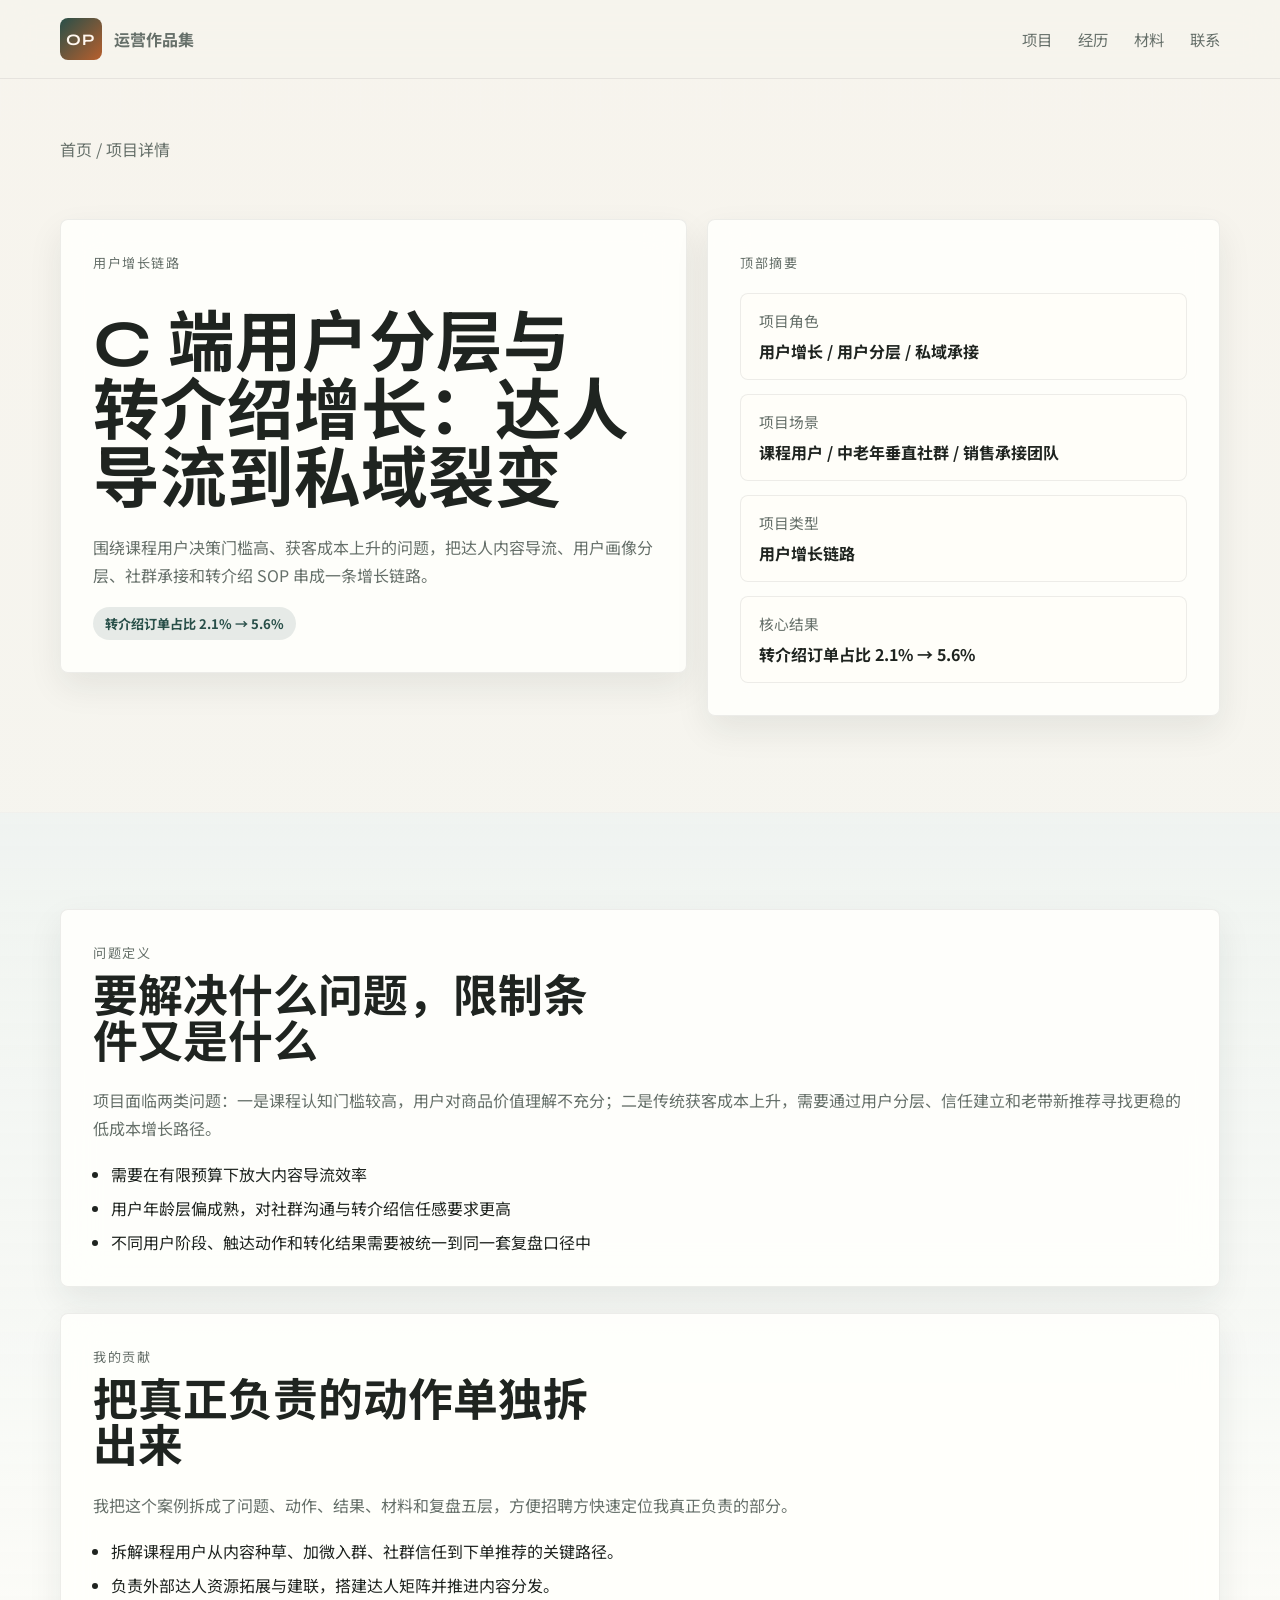
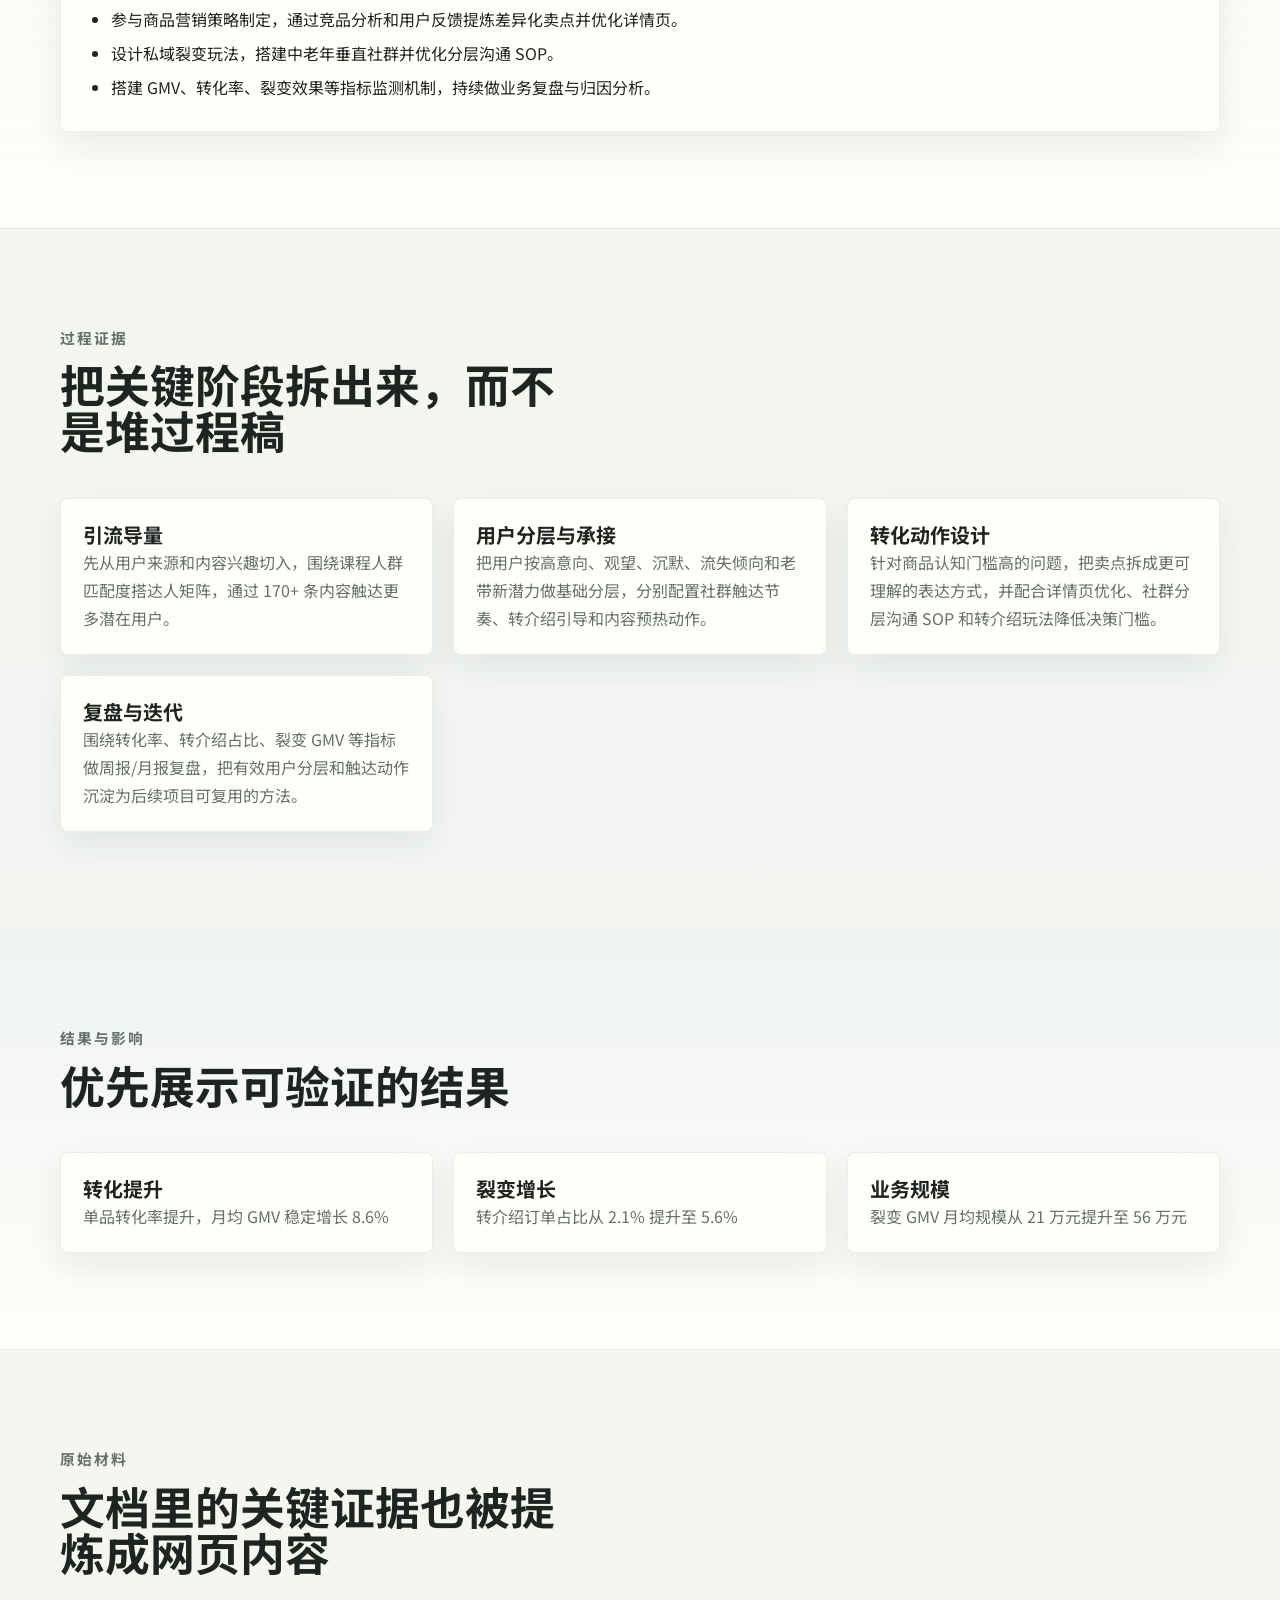
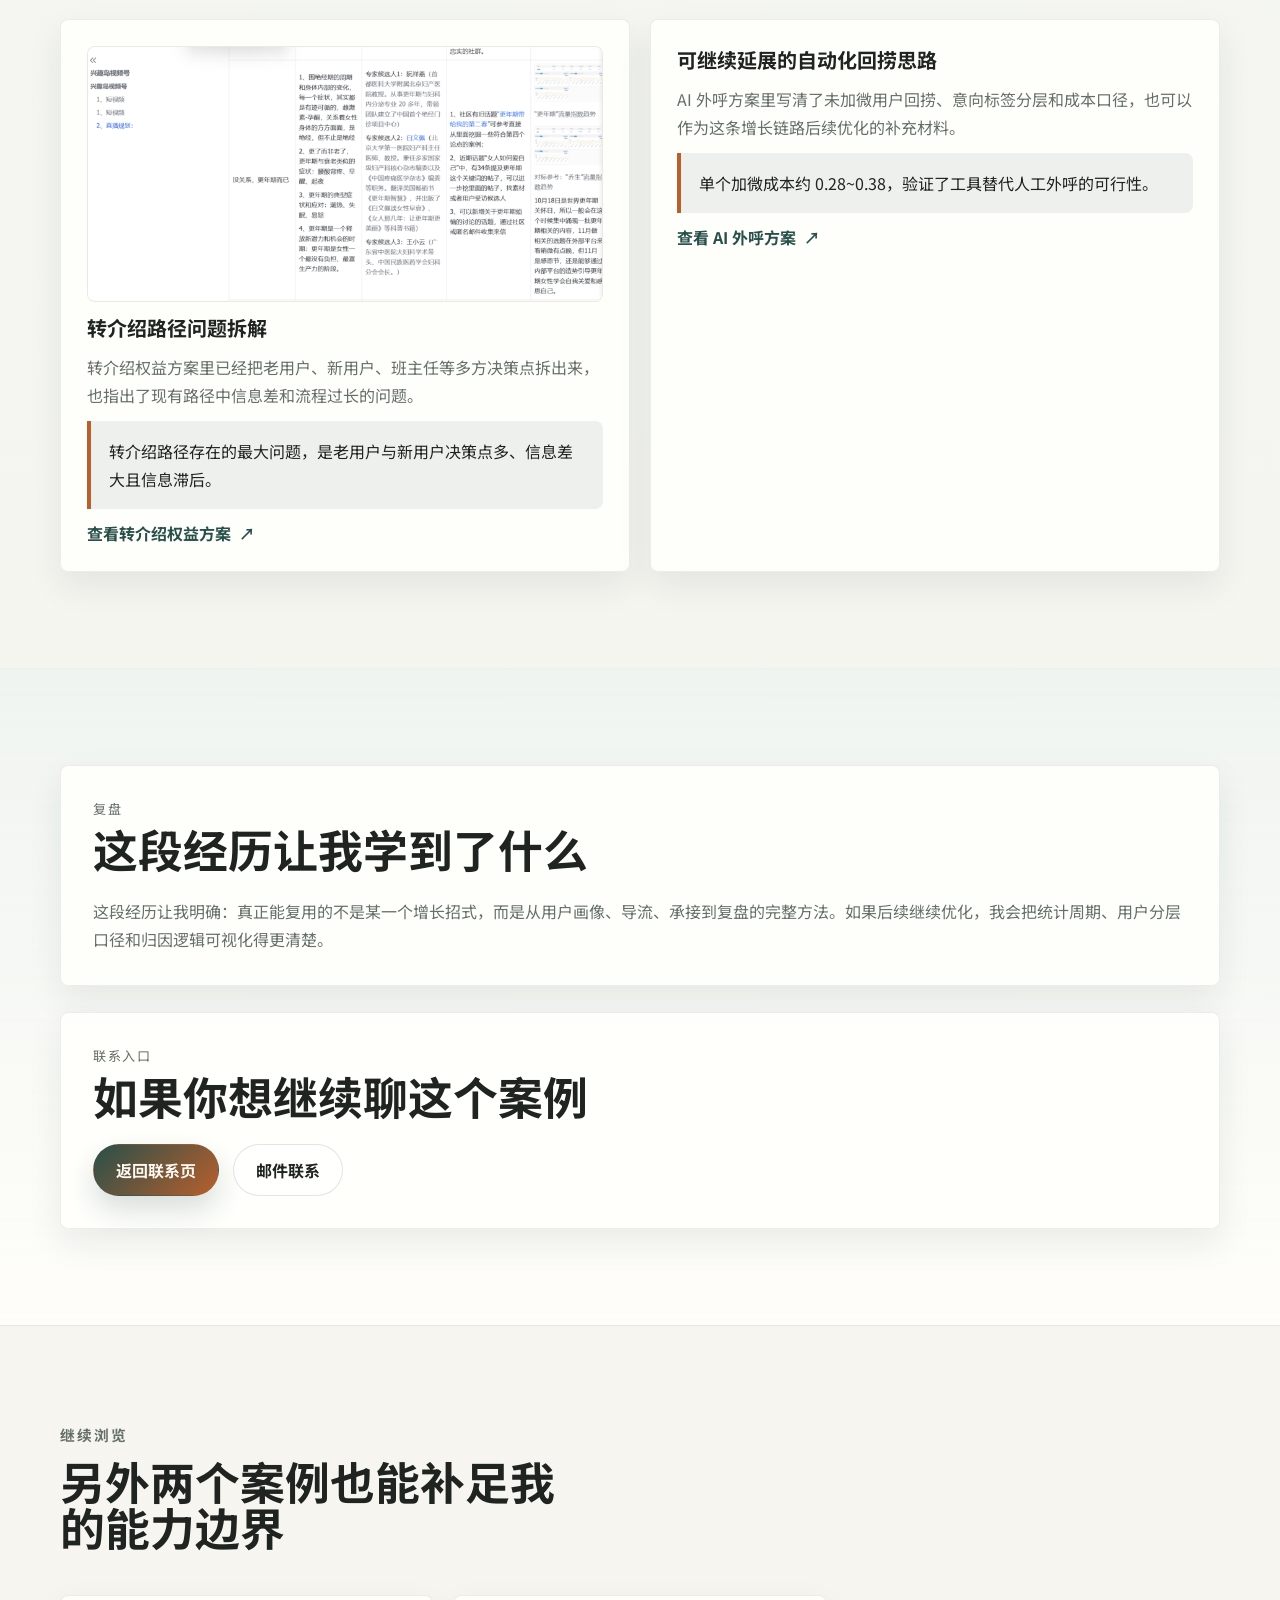
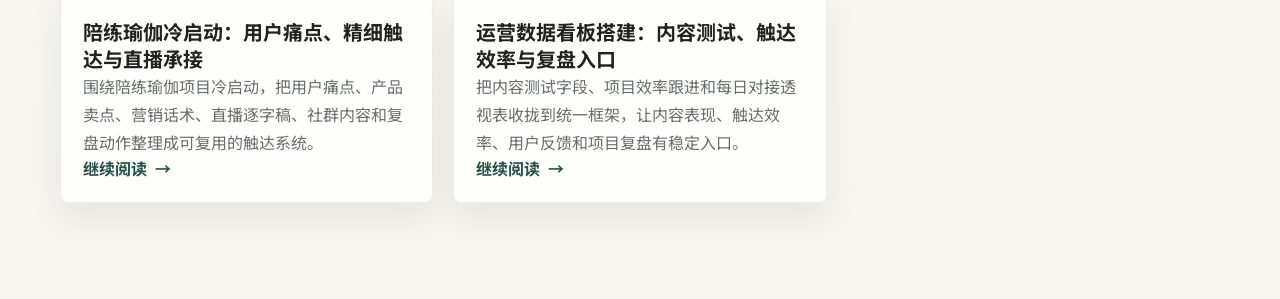
<file: projects/growth-methodology/index.html>
<!DOCTYPE html>
<html lang="zh-CN">
  <head>
    <meta charset="UTF-8" />
    <meta name="viewport" content="width=device-width, initial-scale=1.0" />
    <title>项目详情</title>
    <link rel="preconnect" href="https://fonts.googleapis.com" />
    <link rel="preconnect" href="https://fonts.gstatic.com" crossorigin />
    <link
      href="https://fonts.googleapis.com/css2?family=Noto+Sans+SC:wght@400;500;700;800&family=Syne:wght@500;700;800&display=swap"
      rel="stylesheet"
    />
    <link rel="stylesheet" href="../../styles.css" />
  </head>
  <body class="project-page" data-project="growth-methodology">
    <div class="site-shell">
      <header class="site-header">
        <div class="container header-inner">
          <a class="brand" href="../../index.html" aria-label="返回首页">
            <span class="brand-mark">OP</span>
            <span class="brand-text">运营作品集</span>
          </a>
          <nav class="site-nav" aria-label="项目导航">
            <a href="../../index.html#projects">项目</a>
            <a href="../../index.html#experience">经历</a>
            <a href="../../index.html#materials">材料</a>
            <a href="../../index.html#contact">联系</a>
          </nav>
        </div>
      </header>

      <main>
        <section class="page-header">
          <div class="container">
            <p class="breadcrumbs"><a href="../../index.html">首页</a> / 项目详情</p>
          </div>
        </section>

        <section class="section" style="padding-top: 12px">
          <div class="container summary-grid">
            <div class="project-summary-card" data-reveal>
              <div class="project-summary-head">
                <p class="summary-kicker" id="project-type"></p>
                <h1 id="project-title"></h1>
                <p class="project-section-intro" id="project-summary"></p>
                <span class="result-badge" id="project-badge"></span>
              </div>
            </div>
            <aside class="project-summary-card" data-reveal>
              <p class="summary-kicker">顶部摘要</p>
              <div class="summary-metrics" id="summary-metrics"></div>
            </aside>
          </div>
        </section>

        <section class="section section-alt">
          <div class="container project-layout">
            <article class="project-detail-card" data-reveal>
              <div class="project-section-head">
                <p class="summary-kicker">问题定义</p>
                <h2>要解决什么问题，限制条件又是什么</h2>
              </div>
              <p class="project-detail-copy" id="challenge-copy"></p>
              <ul class="detail-list" id="constraint-list"></ul>
            </article>

            <article class="project-detail-card" data-reveal>
              <div class="project-section-head">
                <p class="summary-kicker">我的贡献</p>
                <h2>把真正负责的动作单独拆出来</h2>
              </div>
              <p class="project-section-intro" id="project-intro"></p>
              <ul class="detail-list" id="contribution-list"></ul>
            </article>
          </div>
        </section>

        <section class="section">
          <div class="container">
            <div class="section-heading" data-reveal>
              <p class="eyebrow">过程证据</p>
              <h2>把关键阶段拆出来，而不是堆过程稿</h2>
            </div>
            <div class="process-grid" id="process-grid"></div>
          </div>
        </section>

        <section class="section section-alt">
          <div class="container">
            <div class="section-heading" data-reveal>
              <p class="eyebrow">结果与影响</p>
              <h2>优先展示可验证的结果</h2>
            </div>
            <div class="outcome-grid" id="outcome-grid"></div>
          </div>
        </section>

        <section class="section">
          <div class="container">
            <div class="section-heading" data-reveal>
              <p class="eyebrow">原始材料</p>
              <h2>文档里的关键证据也被提炼成网页内容</h2>
            </div>
            <div class="artifact-grid" id="project-artifact-grid"></div>
          </div>
        </section>

        <section class="section section-alt">
          <div class="container project-layout">
            <article class="project-detail-card" data-reveal>
              <div class="project-section-head">
                <p class="summary-kicker">复盘</p>
                <h2>这段经历让我学到了什么</h2>
              </div>
              <p class="project-detail-copy" id="project-reflection"></p>
            </article>

            <article class="project-detail-card" data-reveal>
              <div class="project-section-head">
                <p class="summary-kicker">联系入口</p>
                <h2>如果你想继续聊这个案例</h2>
              </div>
              <div class="project-cta">
                <a class="button button-primary" href="../../index.html#contact">返回联系页</a>
                <a class="button button-secondary" id="project-contact-email">邮件联系</a>
              </div>
            </article>
          </div>
        </section>

        <section class="section">
          <div class="container">
            <div class="section-heading" data-reveal>
              <p class="eyebrow">继续浏览</p>
              <h2>另外两个案例也能补足我的能力边界</h2>
            </div>
            <div class="related-grid" id="related-grid"></div>
          </div>
        </section>
      </main>
    </div>

    <script src="../../data.js"></script>
    <script src="../../site.js"></script>
  </body>
</html>
</file>
<file: styles.css>
*,
*::before,
*::after {
  box-sizing: border-box;
}

:root {
  --bg: #f6f4ee;
  --surface: rgba(255, 255, 252, 0.88);
  --surface-strong: #fffefa;
  --surface-alt: #edf3f1;
  --ink: #1f2420;
  --muted: #66706a;
  --line: rgba(31, 36, 32, 0.12);
  --accent: #b85f2d;
  --accent-deep: #284f49;
  --accent-soft: rgba(40, 79, 73, 0.11);
  --blue-soft: #e8eef3;
  --shadow: 0 14px 34px rgba(31, 36, 32, 0.08);
  --radius-lg: 8px;
  --radius-md: 8px;
  --radius-sm: 8px;
  --container: min(1160px, calc(100vw - 40px));
}

html {
  scroll-behavior: smooth;
}

body {
  margin: 0;
  font-family: "Noto Sans SC", "PingFang SC", sans-serif;
  color: var(--ink);
  background: linear-gradient(180deg, #f7f4ed 0%, #f3f6f2 46%, #f7f5ef 100%);
  min-height: 100vh;
}

body::before {
  content: "";
  position: fixed;
  inset: 0;
  background-image:
    linear-gradient(rgba(255, 255, 255, 0.18) 1px, transparent 1px),
    linear-gradient(90deg, rgba(255, 255, 255, 0.18) 1px, transparent 1px);
  background-size: 24px 24px;
  mask-image: linear-gradient(180deg, rgba(0, 0, 0, 0.35), transparent 80%);
  pointer-events: none;
}

a {
  color: inherit;
  text-decoration: none;
}

img {
  max-width: 100%;
  display: block;
}

.site-shell {
  position: relative;
  overflow: clip;
}

.container {
  width: var(--container);
  margin: 0 auto;
}

.section {
  padding: 96px 0;
}

.section-tight {
  padding: 0 0 28px;
}

.section-alt {
  background: linear-gradient(180deg, rgba(237, 243, 241, 0.72), rgba(255, 254, 250, 0.9));
  border-top: 1px solid rgba(31, 36, 32, 0.06);
  border-bottom: 1px solid rgba(31, 36, 32, 0.06);
}

.site-header {
  position: sticky;
  top: 0;
  z-index: 20;
  backdrop-filter: blur(18px);
  background: rgba(247, 244, 237, 0.78);
  border-bottom: 1px solid rgba(31, 36, 32, 0.08);
}

.header-inner,
.footer-inner {
  display: flex;
  align-items: center;
  justify-content: space-between;
  gap: 20px;
}

.header-inner {
  min-height: 78px;
}

.brand {
  display: inline-flex;
  align-items: center;
  gap: 12px;
  font-weight: 700;
}

.brand-mark {
  display: inline-grid;
  place-items: center;
  width: 42px;
  height: 42px;
  border-radius: 8px;
  background: linear-gradient(135deg, var(--accent-deep), var(--accent));
  color: #fff7ef;
  font-family: "Syne", "Noto Sans SC", sans-serif;
  letter-spacing: 0.08em;
}

.brand-text {
  color: var(--muted);
}

.site-nav {
  display: inline-flex;
  align-items: center;
  gap: 26px;
  font-size: 0.96rem;
  color: var(--muted);
}

.site-nav a {
  position: relative;
  padding: 6px 0;
}

.site-nav a::after {
  content: "";
  position: absolute;
  left: 0;
  bottom: 0;
  width: 100%;
  height: 2px;
  border-radius: 999px;
  background: var(--accent);
  transform: scaleX(0);
  transform-origin: left;
  transition: transform 180ms ease;
}

.site-nav a:hover::after,
.site-nav a:focus-visible::after {
  transform: scaleX(1);
}

.hero {
  padding-top: 70px;
}

.hero-grid,
.contact-grid,
.about-grid {
  display: grid;
  gap: 32px;
}

.hero-grid {
  grid-template-columns: minmax(0, 1.05fr) minmax(330px, 0.95fr);
  align-items: center;
}

.eyebrow {
  margin: 0 0 16px;
  font-size: 0.92rem;
  font-weight: 700;
  letter-spacing: 0.14em;
  text-transform: uppercase;
  color: var(--accent);
}

h1,
h2,
h3 {
  margin: 0;
}

h1,
h2 {
  font-family: "Syne", "Noto Sans SC", sans-serif;
  line-height: 1.02;
}

h1 {
  font-size: clamp(2.55rem, 5.2vw, 4.6rem);
  max-width: 11ch;
}

h2 {
  font-size: clamp(1.9rem, 3.5vw, 3rem);
  max-width: 15ch;
}

.hero-summary,
.hero-difference,
.hero-title-note,
.section-heading p,
.panel-card span,
.panel-card strong,
.project-card p,
.fit-card p,
.company-card p,
.project-meta,
.capability-card p,
.timeline-item li,
.timeline-meta,
.evidence-card p,
.artifact-card p,
.about-copy p,
.contact-copy p,
.contact-item span,
.contact-item a,
.contact-fit-item span,
.contact-fit-item strong,
.contact-prompt,
.proof-item small,
.site-footer p,
.breadcrumbs,
.summary-kicker,
.project-section-intro,
.project-detail-copy,
.process-card p,
.outcome-card p,
.related-card p,
.artifact-quote {
  line-height: 1.75;
}

.hero-summary {
  margin: 22px 0 0;
  max-width: 38rem;
  font-size: 1.04rem;
  color: var(--muted);
}

.hero-title-note {
  margin: 18px 0 0;
  max-width: 38rem;
  color: var(--ink);
  font-size: clamp(1.15rem, 2vw, 1.42rem);
  font-weight: 800;
}

.hero-difference {
  margin: 16px 0 0;
  max-width: 40rem;
  color: var(--ink);
  font-weight: 500;
  padding-left: 16px;
  border-left: 3px solid var(--accent-deep);
}

.hero-name {
  display: block;
  color: #2f6de1;
}

.hero-actions {
  display: flex;
  flex-wrap: wrap;
  gap: 14px;
  margin-top: 30px;
}

.button {
  display: inline-flex;
  align-items: center;
  justify-content: center;
  min-height: 52px;
  padding: 0 22px;
  border-radius: 999px;
  border: 1px solid transparent;
  font-weight: 700;
  transition:
    transform 180ms ease,
    box-shadow 180ms ease,
    background 180ms ease;
}

.button:hover,
.button:focus-visible {
  transform: translateY(-1px);
}

.button-primary {
  color: #fff8f1;
  background: linear-gradient(135deg, var(--accent-deep), var(--accent));
  box-shadow: 0 14px 28px rgba(40, 79, 73, 0.18);
}

.button-secondary {
  border-color: var(--line);
  background: rgba(255, 255, 255, 0.68);
}

.hero-panel,
.fit-card,
.company-card,
.project-card,
.capability-card,
.timeline-item,
.evidence-card,
.artifact-card,
.contact-card,
.project-summary-card,
.project-detail-card,
.process-card,
.outcome-card,
.related-card {
  background: var(--surface);
  border: 1px solid rgba(31, 36, 32, 0.08);
  box-shadow: var(--shadow);
  backdrop-filter: blur(18px);
}

.hero-panel {
  padding: 28px;
  border-radius: var(--radius-lg);
  position: relative;
}

.hero-panel::before {
  content: none;
}

.personal-panel {
  display: grid;
  gap: 22px;
  background: rgba(255, 255, 252, 0.72);
}

.personal-visual {
  position: relative;
  display: grid;
  justify-items: center;
  min-height: 230px;
  padding: 10px 0 6px;
}

.personal-avatar {
  position: absolute;
  top: 0;
  display: grid;
  place-items: center;
  width: min(230px, 62vw);
  aspect-ratio: 1;
  border-radius: 50%;
  background:
    linear-gradient(145deg, rgba(255, 255, 255, 0.9), rgba(231, 236, 242, 0.8)),
    var(--blue-soft);
  border: 1px solid rgba(31, 36, 32, 0.08);
  box-shadow: 0 28px 56px rgba(31, 36, 32, 0.12);
  color: var(--accent-deep);
  font-size: clamp(1.7rem, 4vw, 2.4rem);
  font-weight: 800;
  letter-spacing: 0;
}

.personal-contact-icons {
  position: absolute;
  right: 42px;
  bottom: 12px;
  display: inline-flex;
  gap: 12px;
}

.personal-contact-icons a {
  display: inline-grid;
  place-items: center;
  width: 42px;
  height: 42px;
  border-radius: 50%;
  background: #fff;
  border: 1px solid rgba(31, 36, 32, 0.08);
  box-shadow: 0 12px 26px rgba(31, 36, 32, 0.12);
  color: #2f6de1;
  font-weight: 800;
  transition:
    transform 180ms ease,
    color 180ms ease;
}

.personal-contact-icons a:hover,
.personal-contact-icons a:focus-visible {
  color: var(--accent-deep);
  transform: translateY(-2px);
}

.panel-label,
.summary-kicker {
  margin: 0 0 18px;
  font-size: 0.82rem;
  letter-spacing: 0.12em;
  text-transform: uppercase;
  color: var(--muted);
}

.panel-stack {
  display: grid;
  gap: 14px;
}

.panel-card {
  display: grid;
  gap: 8px;
  padding: 18px;
  border-radius: var(--radius-md);
  background: rgba(255, 254, 250, 0.9);
  border: 1px solid rgba(31, 28, 25, 0.08);
}

.panel-card strong {
  font-size: 1.04rem;
}

.proof-grid,
.fit-grid,
.company-grid,
.project-grid,
.capability-grid,
.evidence-grid,
.artifact-grid,
.summary-grid,
.process-grid,
.outcome-grid,
.related-grid {
  display: grid;
  gap: 20px;
}

.proof-grid {
  grid-template-columns: repeat(4, minmax(0, 1fr));
}

.proof-item {
  padding: 22px;
  border-radius: var(--radius-lg);
  background: rgba(255, 254, 250, 0.84);
  border: 1px solid rgba(31, 36, 32, 0.08);
  box-shadow: var(--shadow);
}

.proof-item strong {
  display: block;
  margin-top: 6px;
  font-size: clamp(1.4rem, 3vw, 2rem);
  font-family: "Syne", "Noto Sans SC", sans-serif;
  color: var(--accent-deep);
}

.proof-item span {
  color: var(--muted);
}

.proof-item small {
  display: block;
  margin-top: 10px;
  color: var(--muted);
}

.section-heading {
  display: grid;
  gap: 16px;
  margin-bottom: 40px;
}

.section-heading p {
  margin: 0;
  max-width: 44rem;
  color: var(--muted);
}

.project-grid {
  grid-template-columns: repeat(3, minmax(0, 1fr));
}

.fit-grid {
  grid-template-columns: repeat(5, minmax(0, 1fr));
}

.company-grid {
  grid-template-columns: repeat(3, minmax(0, 1fr));
}

.project-card,
.fit-card,
.company-card,
.capability-card,
.evidence-card,
.artifact-card,
.related-card {
  border-radius: var(--radius-lg);
  padding: 26px;
}

.fit-card {
  display: grid;
  gap: 12px;
  align-content: start;
  background: rgba(255, 254, 250, 0.86);
}

.company-card {
  display: grid;
  gap: 14px;
  align-content: start;
  background: rgba(255, 254, 250, 0.88);
}

.fit-card h3 {
  font-size: 1.14rem;
  line-height: 1.35;
}

.company-card h3 {
  font-size: 1.22rem;
  line-height: 1.35;
}

.fit-label,
.company-label {
  display: inline-flex;
  align-items: center;
  width: fit-content;
  min-height: 30px;
  padding: 0 10px;
  border-radius: 999px;
  background: rgba(184, 95, 45, 0.1);
  color: var(--accent);
  font-size: 0.78rem;
  font-weight: 800;
}

.company-label {
  background: rgba(40, 79, 73, 0.09);
  color: var(--accent-deep);
}

.section-heading-compact {
  margin-top: 46px;
  margin-bottom: 24px;
}

.project-card {
  display: grid;
  gap: 16px;
  min-height: 100%;
  align-content: start;
}

.project-card-head {
  display: flex;
  align-items: flex-start;
  justify-content: space-between;
  gap: 12px;
}

.project-tag,
.result-badge,
.timeline-tag {
  display: inline-flex;
  align-items: center;
  width: fit-content;
  padding: 7px 12px;
  border-radius: 999px;
  font-size: 0.82rem;
  font-weight: 700;
}

.project-tag,
.timeline-tag {
  background: rgba(40, 79, 73, 0.08);
  color: var(--muted);
}

.result-badge {
  background: var(--accent-soft);
  color: var(--accent-deep);
  max-width: 13rem;
  line-height: 1.45;
}

.project-card h3,
.capability-card h3,
.timeline-item h3,
.evidence-card h3,
.artifact-card h3,
.project-summary-card h3,
.project-detail-card h3,
.process-card h3,
.outcome-card h3,
.related-card h3 {
  font-size: 1.25rem;
  line-height: 1.35;
}

.project-card p,
.fit-card p,
.company-card p,
.capability-card p,
.evidence-card p,
.artifact-card p,
.project-section-intro,
.project-detail-copy,
.process-card p,
.outcome-card p,
.related-card p {
  margin: 0;
  color: var(--muted);
}

.project-meta {
  display: grid;
  gap: 8px;
  padding: 14px;
  border-radius: var(--radius-md);
  background: rgba(237, 243, 241, 0.64);
  color: var(--muted);
  font-size: 0.92rem;
}

.project-meta-item {
  display: grid;
  grid-template-columns: 3.2rem minmax(0, 1fr);
  gap: 10px;
}

.project-meta-item b {
  color: var(--accent-deep);
}

.project-meta-item em {
  font-style: normal;
}

.project-boundary {
  padding: 12px 14px;
  border-left: 3px solid var(--accent);
  border-radius: 0 var(--radius-md) var(--radius-md) 0;
  background: rgba(184, 95, 45, 0.08);
  color: var(--ink);
  font-weight: 500;
}

.project-snapshot {
  display: grid;
  gap: 8px;
}

.snapshot-row {
  display: grid;
  grid-template-columns: 3rem minmax(0, 1fr);
  gap: 10px;
  padding: 10px 12px;
  border-radius: var(--radius-md);
  background: rgba(237, 243, 241, 0.64);
}

.snapshot-row span {
  color: var(--accent-deep);
  font-size: 0.86rem;
  font-weight: 800;
}

.snapshot-row strong {
  color: var(--ink);
  font-size: 0.94rem;
  line-height: 1.55;
}

.company-proof-list {
  color: var(--muted);
}

.project-link,
.text-link {
  display: inline-flex;
  align-items: center;
  gap: 8px;
  width: fit-content;
  font-weight: 700;
  color: var(--accent-deep);
}

.project-link::after,
.text-link::after {
  content: "→";
  transition: transform 180ms ease;
}

.project-link:hover::after,
.project-link:focus-visible::after,
.text-link:hover::after,
.text-link:focus-visible::after {
  transform: translateX(4px);
}

.capability-grid,
.evidence-grid {
  grid-template-columns: repeat(3, minmax(0, 1fr));
}

.artifact-grid {
  grid-template-columns: repeat(2, minmax(0, 1fr));
}

.capability-card,
.evidence-card,
.artifact-card {
  display: grid;
  gap: 12px;
}

.artifact-card {
  align-content: start;
}

.artifact-figure {
  overflow: hidden;
  border-radius: var(--radius-md);
  border: 1px solid rgba(31, 28, 25, 0.08);
  background: rgba(255, 250, 244, 0.88);
}

.artifact-figure img {
  width: 100%;
  height: auto;
  object-fit: cover;
}

.artifact-note {
  margin: 0;
  color: var(--ink);
  font-weight: 500;
}

.artifact-quote {
  margin: 0;
  padding: 16px 18px;
  border-left: 4px solid var(--accent);
  border-radius: 0 var(--radius-md) var(--radius-md) 0;
  background: rgba(40, 79, 73, 0.08);
  color: var(--ink);
}

.artifact-links {
  display: grid;
  gap: 10px;
}

.artifact-link {
  display: inline-flex;
  align-items: center;
  gap: 8px;
  width: fit-content;
  font-weight: 700;
  color: var(--accent-deep);
}

.artifact-link::after {
  content: "↗";
  transition: transform 180ms ease;
}

.artifact-link:hover::after,
.artifact-link:focus-visible::after {
  transform: translate(2px, -2px);
}

.timeline {
  display: grid;
  gap: 22px;
}

.timeline-item {
  position: relative;
  padding: 30px;
  border-radius: var(--radius-lg);
}

.timeline-item::before {
  content: "";
  position: absolute;
  left: 0;
  top: 28px;
  bottom: 28px;
  width: 4px;
  border-radius: 999px;
  background: linear-gradient(180deg, var(--accent-deep), rgba(40, 79, 73, 0.08));
}

.timeline-copy {
  display: grid;
  gap: 10px;
  margin-bottom: 16px;
}

.timeline-meta {
  color: var(--muted);
}

.timeline-item ul,
.detail-list {
  margin: 0;
  padding-left: 1.1rem;
  display: grid;
  gap: 10px;
}

.about-grid {
  grid-template-columns: minmax(0, 0.9fr) minmax(0, 1.1fr);
  align-items: start;
}

.about-copy {
  display: grid;
  gap: 18px;
}

.about-copy p {
  margin: 0;
  color: var(--muted);
}

.contact-grid {
  grid-template-columns: minmax(0, 0.9fr) minmax(360px, 1fr);
  align-items: stretch;
}

.contact-section {
  padding-bottom: 110px;
  background: linear-gradient(135deg, rgba(40, 79, 73, 0.08), rgba(255, 255, 252, 0.8));
}

.contact-card {
  border-radius: var(--radius-lg);
  padding: 28px;
  background: rgba(255, 255, 252, 0.92);
}

.contact-list {
  display: grid;
  gap: 14px;
}

.contact-fit-list {
  display: grid;
  gap: 12px;
  margin-bottom: 6px;
}

.contact-fit-item {
  display: grid;
  gap: 6px;
  padding: 16px;
  border-radius: var(--radius-md);
  background: rgba(237, 243, 241, 0.72);
  border: 1px solid rgba(31, 36, 32, 0.08);
}

.contact-fit-item span {
  font-size: 0.86rem;
  color: var(--muted);
}

.contact-fit-item strong {
  font-size: 1.02rem;
  color: var(--ink);
}

.contact-item {
  display: grid;
  grid-template-columns: 5rem minmax(0, 1fr);
  gap: 12px;
  align-items: center;
  padding: 14px 0;
  border-top: 1px solid var(--line);
  border-bottom: 0;
}

.contact-item:last-child {
  padding-bottom: 14px;
}

.contact-item span {
  font-size: 0.88rem;
  letter-spacing: 0.06em;
  text-transform: uppercase;
  color: var(--muted);
}

.contact-item a,
.contact-item strong {
  font-size: 1.06rem;
  font-weight: 700;
  overflow-wrap: anywhere;
}

.contact-item a {
  color: var(--accent-deep);
}

.contact-item a:hover,
.contact-item a:focus-visible {
  text-decoration: underline;
  text-underline-offset: 4px;
}

.contact-prompt {
  margin: 4px 0 0;
  padding: 16px;
  border-radius: var(--radius-md);
  background: rgba(184, 95, 45, 0.09);
  color: var(--ink);
  font-weight: 500;
}

.site-footer {
  border-top: 1px solid rgba(31, 36, 32, 0.08);
  padding: 22px 0 40px;
}

.site-footer p {
  margin: 0;
  color: var(--muted);
}

.page-header {
  padding: 56px 0 28px;
}

.breadcrumbs {
  margin: 0 0 16px;
  color: var(--muted);
}

.summary-grid {
  grid-template-columns: minmax(0, 1.1fr) minmax(340px, 0.9fr);
  align-items: start;
}

.project-summary-card,
.project-detail-card {
  border-radius: var(--radius-lg);
  padding: 32px;
}

.project-summary-head {
  display: grid;
  gap: 18px;
}

.summary-metrics {
  display: grid;
  gap: 14px;
}

.summary-metric {
  display: grid;
  gap: 8px;
  padding: 16px 18px;
  border-radius: var(--radius-md);
  background: rgba(255, 254, 250, 0.88);
  border: 1px solid rgba(31, 28, 25, 0.08);
}

.summary-metric span {
  color: var(--muted);
  font-size: 0.92rem;
}

.summary-metric strong {
  font-size: 1rem;
}

.project-layout {
  display: grid;
  gap: 26px;
}

.project-detail-card {
  display: grid;
  gap: 20px;
}

.project-section-head {
  display: grid;
  gap: 10px;
}

.project-section-head p {
  margin: 0;
  color: var(--muted);
}

.process-grid,
.outcome-grid,
.related-grid {
  grid-template-columns: repeat(3, minmax(0, 1fr));
}

.process-card,
.outcome-card,
.related-card {
  border-radius: var(--radius-lg);
  padding: 22px;
}

.project-cta {
  display: flex;
  flex-wrap: wrap;
  gap: 14px;
}

[data-reveal] {
  opacity: 0;
  transform: translateY(18px);
  transition:
    opacity 480ms ease,
    transform 480ms ease;
}

[data-reveal].is-visible {
  opacity: 1;
  transform: translateY(0);
}

@media (max-width: 1100px) {
  .proof-grid,
  .fit-grid,
  .company-grid,
  .capability-grid,
  .evidence-grid,
  .artifact-grid,
  .process-grid,
  .outcome-grid,
  .related-grid {
    grid-template-columns: repeat(2, minmax(0, 1fr));
  }

  .project-grid {
    grid-template-columns: repeat(2, minmax(0, 1fr));
  }

  .hero-grid,
  .about-grid,
  .contact-grid,
  .summary-grid {
    grid-template-columns: 1fr;
  }

  .personal-visual {
    min-height: 210px;
  }

  .personal-contact-icons {
    right: calc(50% - 150px);
  }
}

@media (max-width: 760px) {
  .section {
    padding: 62px 0;
  }

  .header-inner,
  .footer-inner {
    flex-direction: column;
    align-items: flex-start;
  }

  .header-inner {
    min-height: auto;
    padding: 14px 0;
  }

  .site-nav {
    gap: 18px;
    overflow-x: auto;
    width: 100%;
    padding-bottom: 4px;
  }

  .hero {
    padding-top: 34px;
  }

  h1 {
    font-size: clamp(2.45rem, 14vw, 3.5rem);
  }

  h2 {
    font-size: clamp(1.8rem, 9vw, 2.5rem);
  }

  .hero-summary,
  .hero-difference {
    font-size: 1rem;
  }

  .hero-actions .button {
    flex: 1 1 11rem;
  }

  .personal-visual {
    min-height: 188px;
  }

  .personal-avatar {
    width: min(190px, 70vw);
  }

  .personal-contact-icons {
    right: calc(50% - 128px);
    bottom: 4px;
  }

  .proof-grid,
  .fit-grid,
  .company-grid,
  .project-grid,
  .capability-grid,
  .evidence-grid,
  .artifact-grid,
  .process-grid,
  .outcome-grid,
  .related-grid {
    grid-template-columns: 1fr;
  }

  .hero-panel,
  .fit-card,
  .company-card,
  .project-card,
  .capability-card,
  .timeline-item,
  .evidence-card,
  .artifact-card,
  .contact-card,
  .project-summary-card,
  .project-detail-card,
  .process-card,
  .outcome-card,
  .related-card,
  .proof-item {
    border-radius: var(--radius-lg);
    padding: 20px;
  }

  .project-card-head {
    display: grid;
    justify-content: stretch;
  }

  .result-badge {
    max-width: none;
  }

  .contact-item {
    grid-template-columns: 1fr;
    gap: 4px;
  }

  h1,
  h2 {
    max-width: none;
  }
}

@media (max-width: 420px) {
  :root {
    --container: min(100vw - 28px, 1160px);
  }

  .site-nav {
    gap: 14px;
    font-size: 0.92rem;
  }

  .proof-grid,
  .fit-grid,
  .company-grid,
  .project-grid,
  .capability-grid,
  .evidence-grid,
  .artifact-grid {
    gap: 14px;
  }
}
</file>
